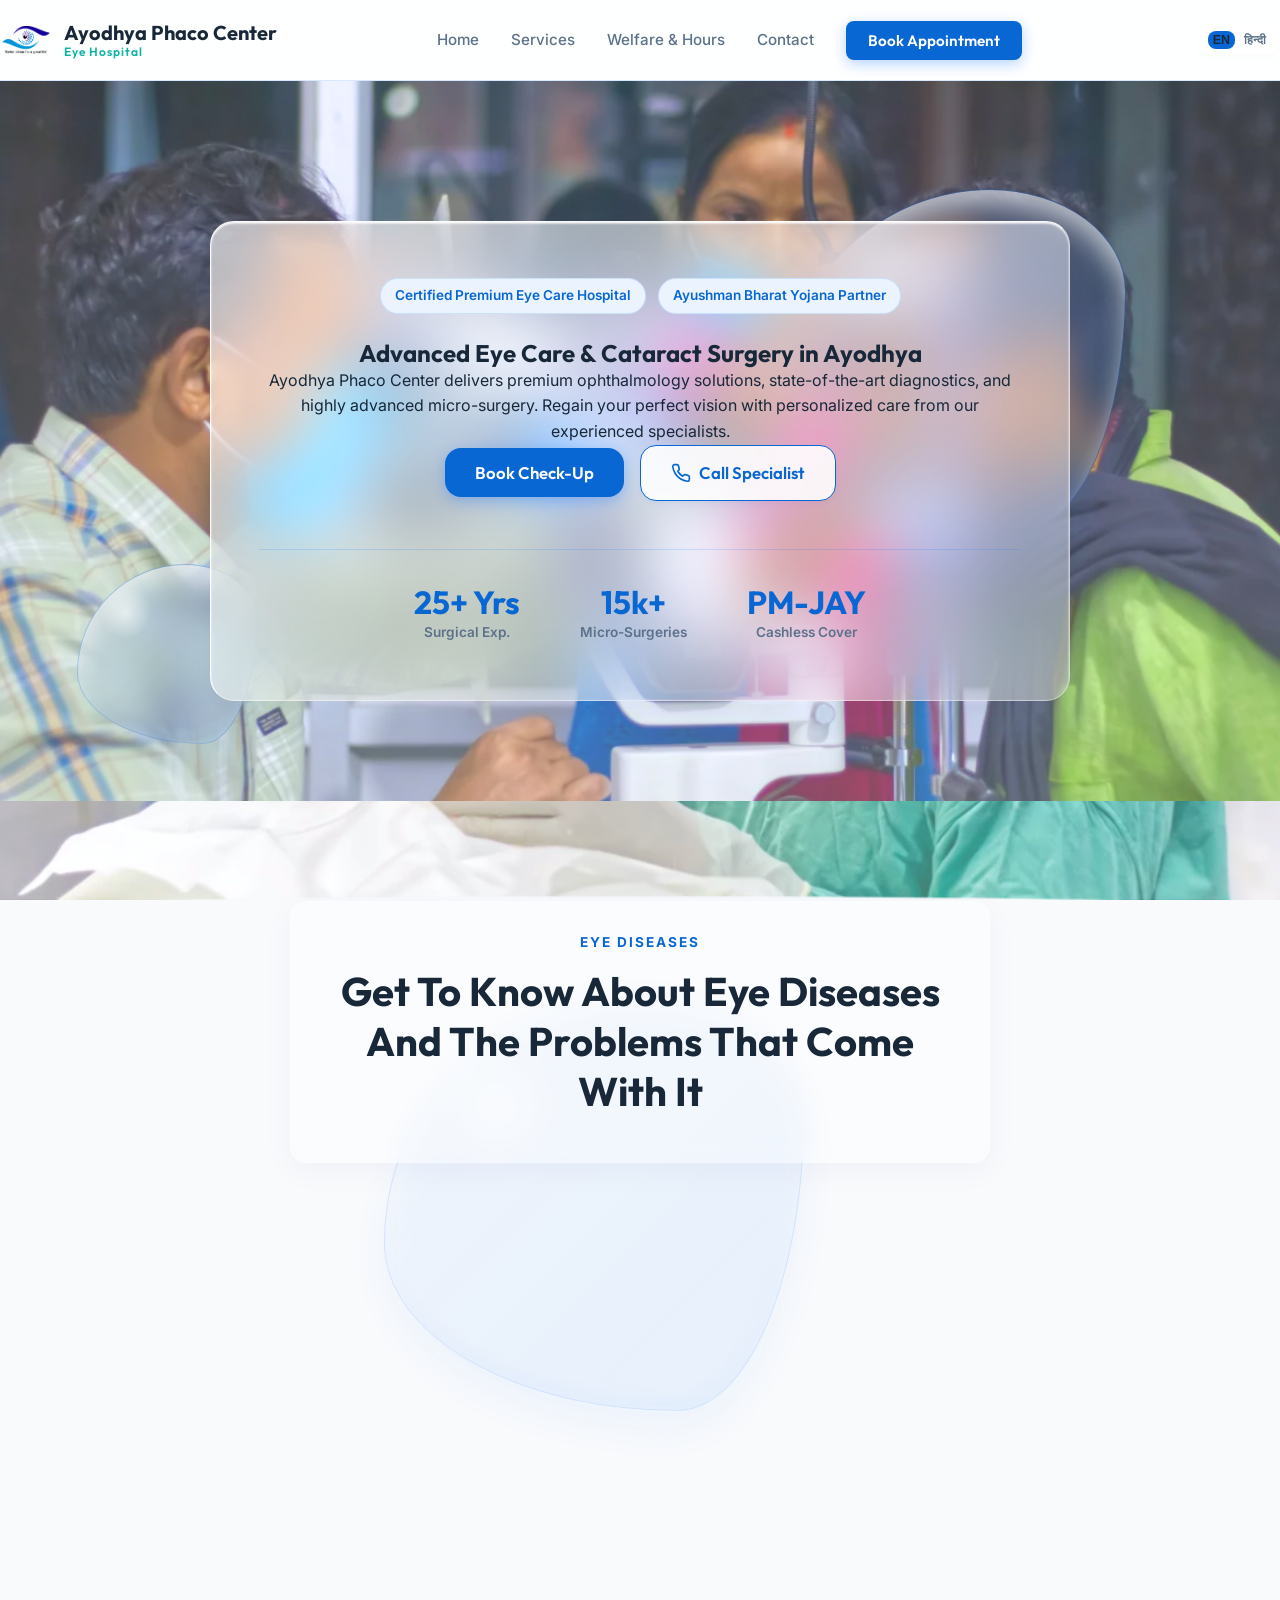
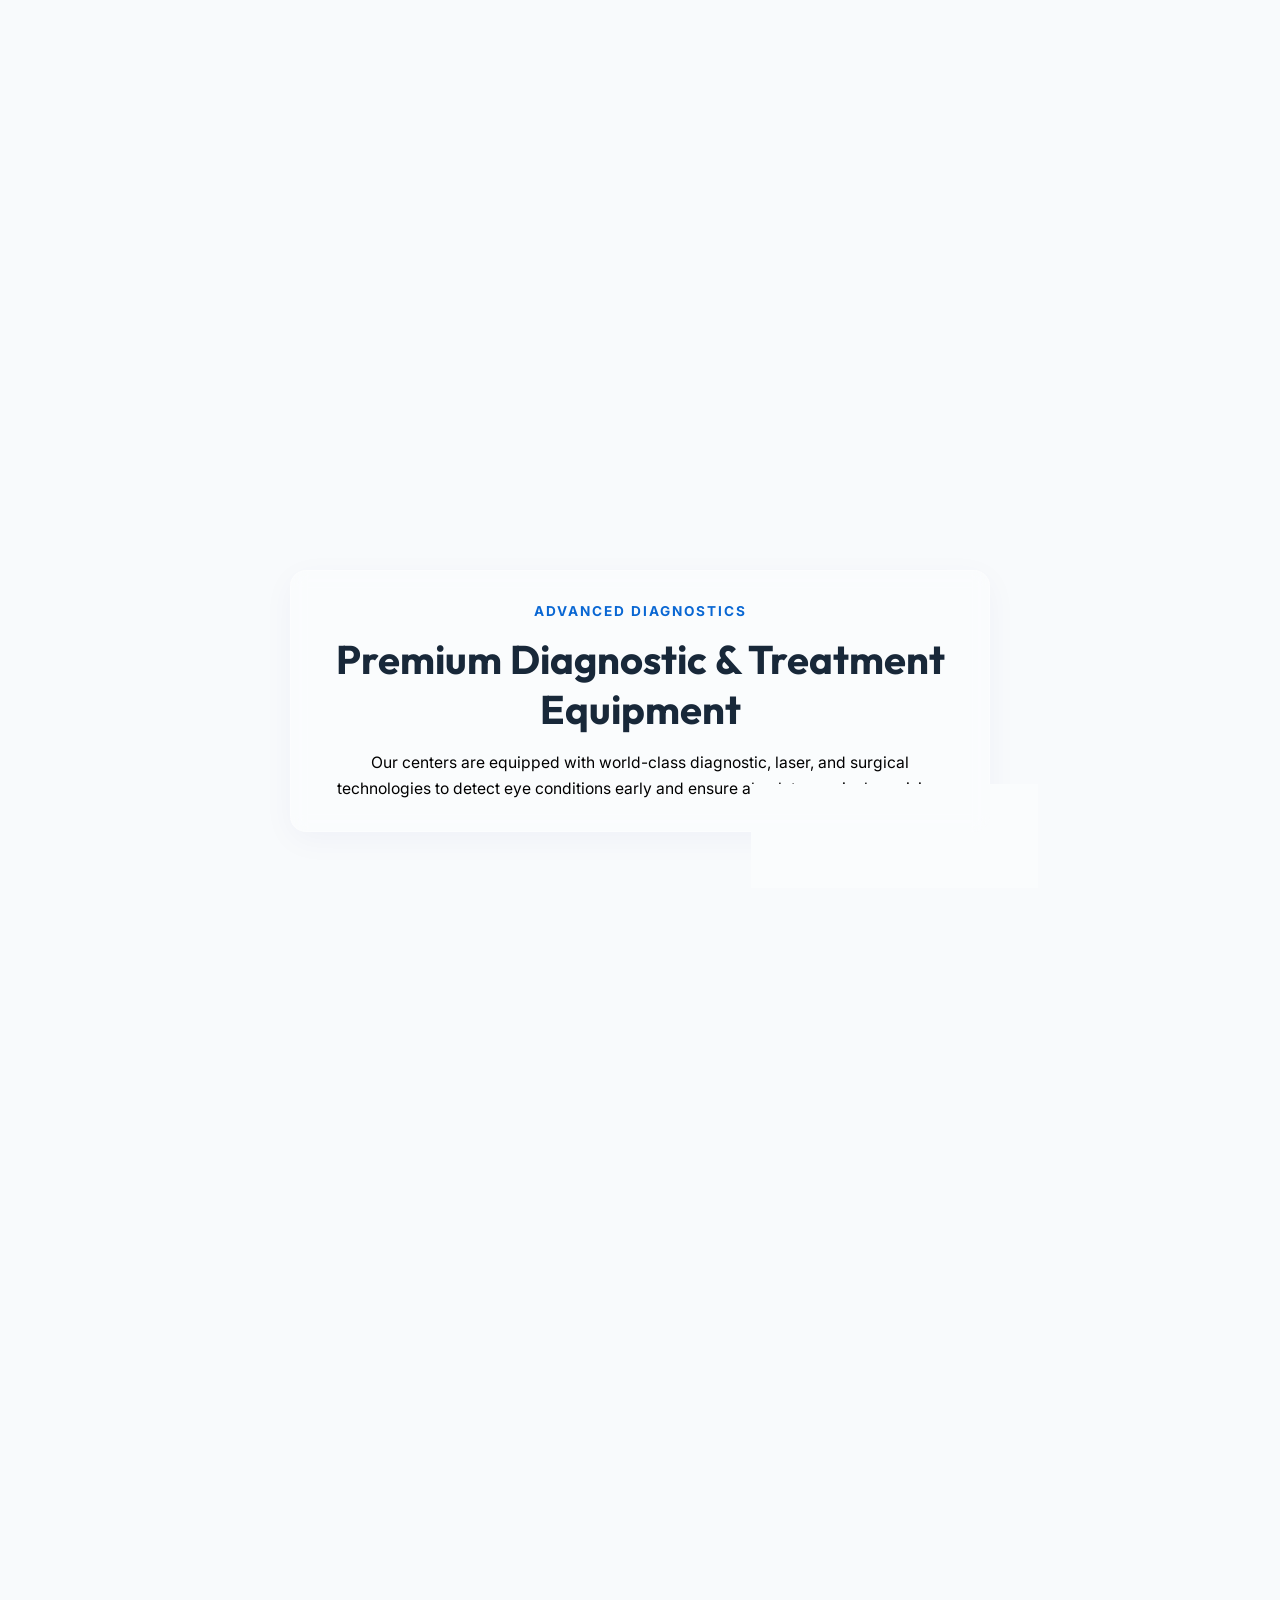
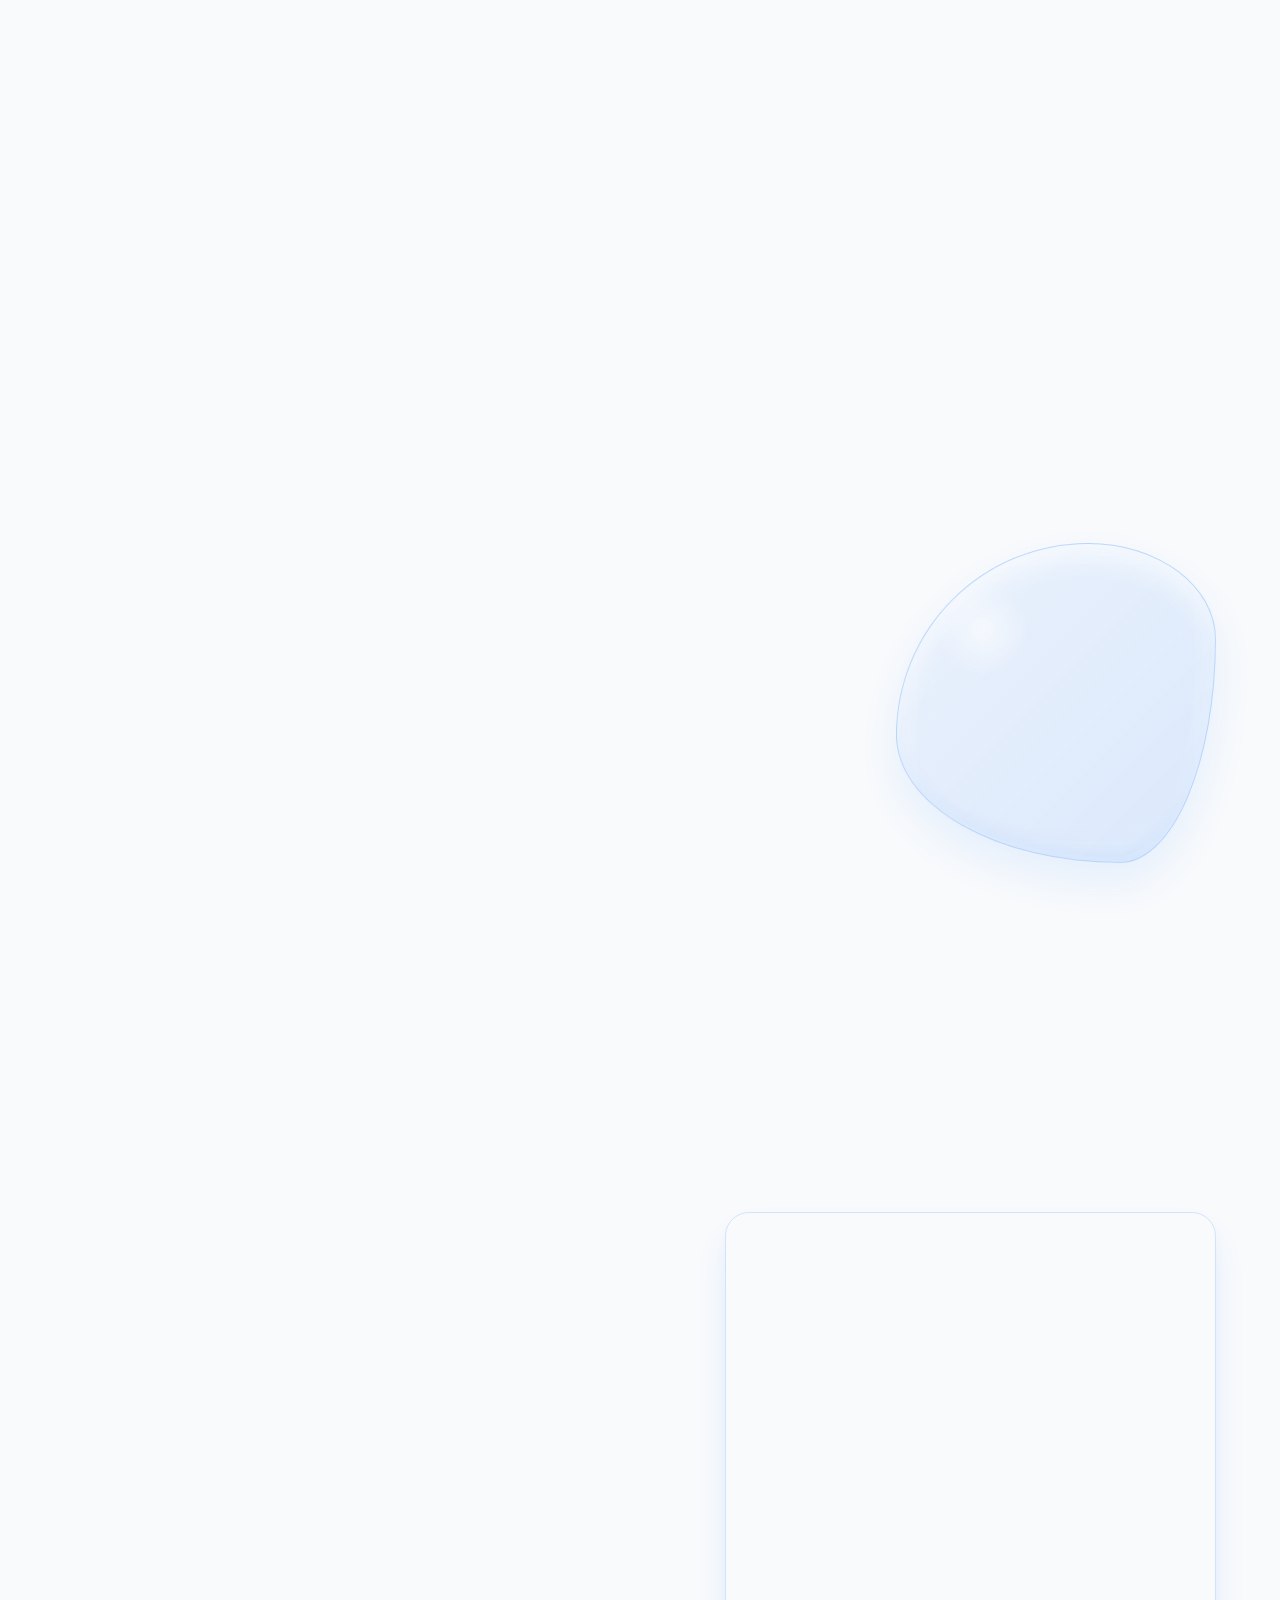
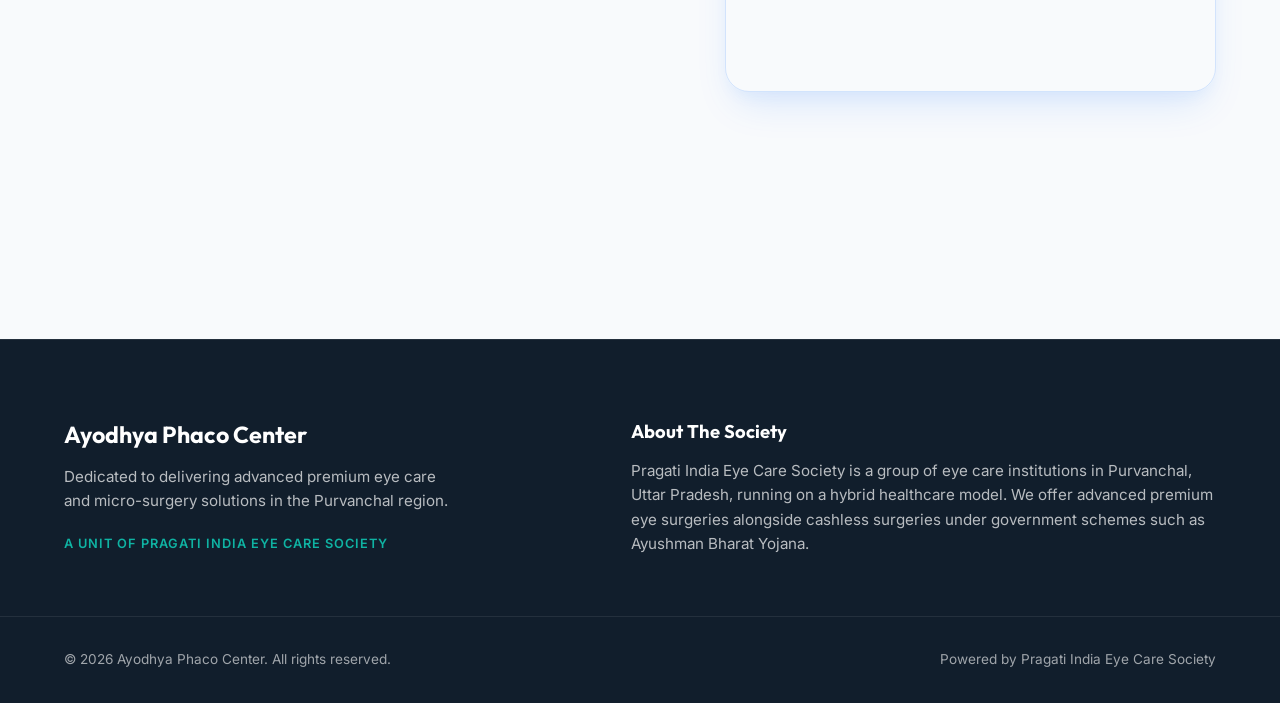
<file: index.html>
<!DOCTYPE html>
<html lang="en">
<head>
    <meta charset="UTF-8">
    <meta name="viewport" content="width=device-width, initial-scale=1.0">
    <link rel="icon" type="image/png" href="favicon.png">
    <!-- Mobile Device Detection & Redirect -->
    <script>
      (function() {
        var ua = navigator.userAgent || navigator.vendor || window.opera;
        if (/Android|webOS|iPhone|iPad|iPod|BlackBerry|IEMobile|Opera Mini|Mobile|mobile|CriOS/i.test(ua)) {
          window.location.replace('mobile.html');
        }
      })();
    </script>
    

    <!-- Chrome, Firefox OS, Opera & Safari Mobile (Adaptive Light/Dark theme) -->
    <meta name="theme-color" content="#ffffff" media="(prefers-color-scheme: light)">
    <meta name="theme-color" content="#0a182e" media="(prefers-color-scheme: dark)">
    <!-- iOS Safari web-app overrides -->
    <meta name="apple-mobile-web-app-capable" content="yes">
    <meta name="apple-mobile-web-app-status-bar-style" content="black-translucent">
    
    <meta name="description" content="Certified Premium Eye Care & Cataract Surgery in Ayodhya. Free surgeries available under Ayushman Bharat Yojana for eligible patients.">
    <title>Ayodhya Phaco Center – Premium Eye Care & Surgery in Ayodhya</title>
    
    <!-- JSON-LD Structured Data for Search Engines & AI Crawlers -->
    <script type="application/ld+json">
    {
      "@context": "https://schema.org",
      "@type": "MedicalBusiness",
      "name": "Ayodhya Phaco Center",
      "alternateName": "Pragati India Eye Care Society",
      "description": "Premium cataract surgeries, advanced eye diagnostics, and laser treatment services under private care and PM-JAY Ayushman Bharat Yojana cover.",
      "url": "http://ayodhyaphacocenter.piecs.org",
      "telephone": "+919415140719",
      "address": {
        "@type": "PostalAddress",
        "streetAddress": "Sabzi Mandi Road Near Asharfi Bhawan",
        "addressLocality": "Ayodhya",
        "addressRegion": "Uttar Pradesh",
        "postalCode": "224123",
        "addressCountry": "IN"
      },
      "openingHoursSpecification": {
        "@type": "OpeningHoursSpecification",
        "dayOfWeek": [
          "Monday",
          "Tuesday",
          "Wednesday",
          "Thursday",
          "Friday",
          "Saturday"
        ],
        "opens": "09:00",
        "closes": "18:00"
      },
      "contactPoint": [
        {
          "@type": "ContactPoint",
          "telephone": "+919415140719",
          "contactType": "Senior Administrator",
          "areaServed": "IN",
          "availableLanguage": ["English", "Hindi"]
        },
        {
          "@type": "ContactPoint",
          "telephone": "+919336466677",
          "contactType": "Primary Inquiry Desk",
          "areaServed": "IN",
          "availableLanguage": ["English", "Hindi"]
        }
      ]
    }
    </script>
    
    <!-- Google Fonts -->
    <link rel="preconnect" href="https://fonts.googleapis.com">
    <link rel="preconnect" href="https://fonts.gstatic.com" crossorigin>
    <link href="https://fonts.googleapis.com/css2?family=Inter:wght@300;400;500;600;700&family=Outfit:wght@400;500;600;700;800&display=swap" rel="stylesheet">
    
    <link rel="preload" href="styles.css?v=20260709" as="style" onload="this.onload=null;this.rel='stylesheet'">
    <noscript><link rel="stylesheet" href="styles.css?v=20260709"></noscript>
</head>
<body>

    <!-- Header Navigation -->
    <header class="main-header">
        <div class="header-container">
            <a href="#" class="logo">
                <div class="logo-icon">
                    <img src="images/logo.png" alt="Ayodhya Phaco Center Logo" width="48" height="48" style="object-fit: contain;">
                </div>
                <div class="logo-text">
                    <span class="brand-title">Ayodhya Phaco Center</span>
                    <span class="brand-tagline" data-translate="brand-tagline">Eye Hospital</span>
                </div>
            </a>
            
            <nav class="nav-links">
                <a href="#hero" data-translate="nav-home">Home</a>
                <a href="#services" data-translate="nav-services">Services</a>
                <a href="#why-us" data-translate="nav-welfare">Welfare & Hours</a>
                <a href="#contact" data-translate="nav-contact">Contact</a>
                <button class="btn btn-primary btn-book-trigger" data-translate="btn-book">Book Appointment</button>
            </nav>

            <div class="lang-switch-wrapper">
                <button class="lang-switch-btn active" id="btnLangEn">EN</button>
                <span class="lang-switch-divider">|</span>
                <button class="lang-switch-btn" id="btnLangHi">हिन्दी</button>
            </div>

            <button class="mobile-nav-toggle" aria-label="Toggle Navigation">
                <span class="bar"></span>
                <span class="bar"></span>
                <span class="bar"></span>
            </button>
        </div>
    </header>

    <!-- Hero Section -->
    <section id="hero" class="hero-section">
        <div class="glass-blob glass-blob-1"></div>
        <div class="glass-blob glass-blob-2"></div>
        <div class="section-container hero-centered">
            <div class="hero-glass-card liquid-glass">
                <div class="hero-badges">
                    <span class="badge" data-translate="hero-badge-1">Certified Premium Eye Care Hospital</span>
                    <span class="badge" data-translate="hero-badge-2">Ayushman Bharat Yojana Partner</span>
                </div>
                <h1 data-translate="hero-title">Advanced Eye Care & Cataract Surgery in Ayodhya</h1>
                <p data-translate="hero-description">Ayodhya Phaco Center delivers premium ophthalmology solutions, state-of-the-art diagnostics, and highly advanced micro-surgery. Regain your perfect vision with personalized care from our experienced specialists.</p>
                
                <div class="hero-actions">
                    <button class="btn btn-primary btn-lg btn-book-trigger" data-translate="btn-book-checkup">Book Check-Up</button>
                    <a href="tel:+919336466677" class="btn btn-secondary btn-lg">
                        <svg viewBox="0 0 24 24" width="20" height="20" fill="none" stroke="currentColor" stroke-width="2" stroke-linecap="round" stroke-linejoin="round">
                            <path d="M22 16.92v3a2 2 0 0 1-2.18 2 19.79 19.79 0 0 1-8.63-3.07 19.5 19.5 0 0 1-6-6 19.79 19.79 0 0 1-3.07-8.67A2 2 0 0 1 4.11 2h3a2 2 0 0 1 2 1.72 12.84 12.84 0 0 0 .7 2.81 2 2 0 0 1-.45 2.11L8.09 9.91a16 16 0 0 0 6 6l1.27-1.27a2 2 0 0 1 2.11-.45 12.84 12.84 0 0 0 2.81.7A2 2 0 0 1 22 16.92z"></path>
                        </svg>
                        <span data-translate="btn-call">Call Specialist</span>
                    </a>
                </div>

                <div class="hero-stats">
                    <div class="stat-item">
                        <h3 data-translate="stat-val-1">25+ Yrs</h3>
                        <p data-translate="stat-lbl-1">Surgical Exp.</p>
                    </div>
                    <div class="stat-item">
                        <h3 data-translate="stat-val-2">15k+</h3>
                        <p data-translate="stat-lbl-2">Micro-Surgeries</p>
                    </div>
                    <div class="stat-item">
                        <h3 data-translate="stat-val-3">PM-JAY</h3>
                        <p data-translate="stat-lbl-3">Cashless Cover</p>
                    </div>
                </div>
            </div>
        </div>
    </section>

    <!-- Services Section -->
    <section id="services" class="services-section">
        <div class="glass-blob glass-blob-3"></div>
        <div class="section-container">
            <div class="section-header">
                <span class="sub-title" data-translate="srv-subtitle">Eye Diseases</span>
                <h2 data-translate="srv-title">Get To Know About Eye Diseases And The Problems That Come With It</h2>
            </div>

            <div class="services-grid">
                <!-- Cataract Card -->
                <div class="service-card liquid-glass">
                    <div class="service-icon">
                        <svg viewBox="0 0 24 24" width="32" height="32" fill="none" stroke="currentColor" stroke-width="2">
                            <circle cx="12" cy="12" r="10"></circle>
                            <circle cx="12" cy="12" r="3" fill="currentColor" fill-opacity="0.3"></circle>
                            <path d="M12 2a15.3 15.3 0 0 1 4 10 15.3 15.3 0 0 1-4 10 15.3 15.3 0 0 1-4-10 15.3 15.3 0 0 1 4-10z"></path>
                        </svg>
                    </div>
                    <h3 data-translate="srv-card-1-title">Cataract</h3>
                    <p data-translate="srv-card-1-desc">A cataract is clouding or opacity of the lens inside the eye. It causes gradual blurring of vision and finally blindness.</p>
                    <button class="btn-text btn-book-trigger"><span data-translate="btn-know-more">KNOW MORE</span> &rarr;</button>
                </div>

                <!-- Glaucoma Card -->
                <div class="service-card liquid-glass">
                    <div class="service-icon">
                        <svg viewBox="0 0 24 24" width="32" height="32" fill="none" stroke="currentColor" stroke-width="2">
                            <path d="M12 22c5.523 0 10-4.477 10-10S17.523 2 12 2 2 6.477 2 12s4.477 10 10 10z"></path>
                            <path d="M12 6v6l4 2"></path>
                        </svg>
                    </div>
                    <h3 data-translate="srv-card-2-title">Glaucoma</h3>
                    <p data-translate="srv-card-2-desc">Glaucoma is a term given to a group of eye conditions in which the optic nerve is damaged leading to loss of visual field.</p>
                    <button class="btn-text btn-book-trigger"><span data-translate="btn-know-more">KNOW MORE</span> &rarr;</button>
                </div>

                <!-- Oculoplasty Card -->
                <div class="service-card liquid-glass">
                    <div class="service-icon">
                        <svg viewBox="0 0 24 24" width="32" height="32" fill="none" stroke="currentColor" stroke-width="2">
                            <path d="M16 21v-2a4 4 0 0 0-4-4H5a4 4 0 0 0-4 4v2"></path>
                            <circle cx="8.5" cy="7" r="4"></circle>
                            <polyline points="17 11 19 13 23 9"></polyline>
                        </svg>
                    </div>
                    <h3 data-translate="srv-card-3-title">Oculoplastic Surgery</h3>
                    <p data-translate="srv-card-3-desc">Oculoplastic surgery, includes a wide variety of surgical procedures that deal with the orbit (eye socket), eyelids, tear ducts, and the face.</p>
                    <button class="btn-text btn-book-trigger"><span data-translate="btn-know-more">KNOW MORE</span> &rarr;</button>
                </div>

                <!-- Squint Card -->
                <div class="service-card liquid-glass">
                    <div class="service-icon">
                        <svg viewBox="0 0 24 24" width="32" height="32" fill="none" stroke="currentColor" stroke-width="2">
                            <circle cx="12" cy="12" r="10"></circle>
                            <path d="M8 12h8"></path>
                            <path d="M12 8v8"></path>
                        </svg>
                    </div>
                    <h3 data-translate="srv-card-4-title">Squint</h3>
                    <p data-translate="srv-card-4-desc">Squint is a condition where the eyes point in different directions. One eye may turn inwards, outwards, upwards or downwards while the other eye may look differently.</p>
                    <button class="btn-text btn-book-trigger"><span data-translate="btn-know-more">KNOW MORE</span> &rarr;</button>
                </div>

                <!-- Diabetic Retinopathy Card -->
                <div class="service-card liquid-glass">
                    <div class="service-icon">
                        <svg viewBox="0 0 24 24" width="32" height="32" fill="none" stroke="currentColor" stroke-width="2">
                            <path d="M12 2v20M17 5H9.5a3.5 3.5 0 0 0 0 7h5a3.5 3.5 0 0 1 0 7H6"></path>
                        </svg>
                    </div>
                    <h3 data-translate="srv-card-5-title">Diabetic Retinopathy</h3>
                    <p data-translate="srv-card-5-desc">Diabetic retinopathy is a complication of diabetes and causes damage to the retina (Microangiopathy).</p>
                    <button class="btn-text btn-book-trigger"><span data-translate="btn-know-more">KNOW MORE</span> &rarr;</button>
                </div>

                <!-- Refractive Error Card -->
                <div class="service-card liquid-glass">
                    <div class="service-icon">
                        <svg viewBox="0 0 24 24" width="32" height="32" fill="none" stroke="currentColor" stroke-width="2">
                            <rect x="2" y="7" width="20" height="10" rx="2" ry="2"></rect>
                            <circle cx="7" cy="12" r="3"></circle>
                            <circle cx="17" cy="12" r="3"></circle>
                            <path d="M10 12h4"></path>
                        </svg>
                    </div>
                    <h3 data-translate="srv-card-6-title">Optical Services</h3>
                    <p data-translate="srv-card-6-desc">Precision computerized vision testing to resolve near-sightedness, far-sightedness, astigmatism, and custom optical prescriptions.</p>
                    <button class="btn-text btn-book-trigger"><span data-translate="btn-know-more">KNOW MORE</span> &rarr;</button>
                </div>
            </div>
        </div>
    </section>

    <!-- Diagnostics & Advanced Technology Section -->
    <section id="diagnostics" class="services-section">
        <div class="section-container">
            <div class="section-header">
                <span class="sub-title" data-translate="tech-subtitle">Advanced Diagnostics</span>
                <h2 data-translate="tech-title">Premium Diagnostic & Treatment Equipment</h2>
                <p data-translate="tech-desc" style="max-width: 650px; margin: 12px auto 0; color: #000000; font-size: 0.98rem; line-height: 1.6;">Our centers are equipped with world-class diagnostic, laser, and surgical technologies to detect eye conditions early and ensure absolute surgical precision.</p>
            </div>

            <div class="services-grid">
                <!-- Fundus Camera Card -->
                <div class="service-card liquid-glass">
                    <div class="service-icon" style="color: var(--primary);">
                        <svg viewBox="0 0 24 24" width="32" height="32" fill="none" stroke="currentColor" stroke-width="2">
                            <path d="M23 19a2 2 0 0 1-2 2H3a2 2 0 0 1-2-2V8a2 2 0 0 1 2-2h4l2-3h6l2 3h4a2 2 0 0 1 2 2z"></path>
                            <circle cx="12" cy="13" r="4"></circle>
                        </svg>
                    </div>
                    <h3 data-translate="tech-fundus-title">Retinal Fundus Camera</h3>
                    <p data-translate="tech-fundus-desc">Painless high-resolution imaging of the retina at the back of the eye. Enables early detection of diabetic retinopathy and glaucoma.</p>
                </div>

                <!-- Auto Perimeter Card -->
                <div class="service-card liquid-glass">
                    <div class="service-icon" style="color: var(--primary);">
                        <svg viewBox="0 0 24 24" width="32" height="32" fill="none" stroke="currentColor" stroke-width="2">
                            <circle cx="12" cy="12" r="10"></circle>
                            <path d="M12 2v2M12 20v2M2 12h2M20 12h2M12 8a4 4 0 1 0 0 8 4 4 0 0 0 0-8z"></path>
                        </svg>
                    </div>
                    <h3 data-translate="tech-perimeter-title">Visual Field Auto Perimeter</h3>
                    <p data-translate="tech-perimeter-desc">Precise computerized visual field testing to map peripheral vision. Critical for early screening of glaucoma and optic nerve damage.</p>
                </div>

                <!-- Green Laser Card -->
                <div class="service-card liquid-glass">
                    <div class="service-icon" style="color: var(--primary);">
                        <svg viewBox="0 0 24 24" width="32" height="32" fill="none" stroke="currentColor" stroke-width="2">
                            <line x1="5" y1="9" x2="19" y2="9"></line>
                            <line x1="5" y1="15" x2="19" y2="15"></line>
                            <line x1="9" y1="5" x2="9" y2="19"></line>
                            <line x1="15" y1="5" x2="15" y2="19"></line>
                        </svg>
                    </div>
                    <h3 data-translate="tech-laser-title">Retinal Green Laser</h3>
                    <p data-translate="tech-laser-desc">Advanced, non-invasive photocoagulation laser treatment. Used to seal retinal tears and treat diabetic eye diseases.</p>
                </div>

                <!-- B-Scan Ultrasound Card -->
                <div class="service-card liquid-glass">
                    <div class="service-icon" style="color: var(--primary);">
                        <svg viewBox="0 0 24 24" width="32" height="32" fill="none" stroke="currentColor" stroke-width="2">
                            <path d="M2 12h20M12 2v20M5 5l14 14M19 5L5 19"></path>
                        </svg>
                    </div>
                    <h3 data-translate="tech-bscan-title">B-Scan Ophthalmic Ultrasound</h3>
                    <p data-translate="tech-bscan-desc">High-frequency sound wave imaging to visualize internal structures of the eye, vital when mature cataracts block direct visibility.</p>
                </div>

                <!-- Zeiss Microscope Card -->
                <div class="service-card liquid-glass">
                    <div class="service-icon" style="color: var(--primary);">
                        <svg viewBox="0 0 24 24" width="32" height="32" fill="none" stroke="currentColor" stroke-width="2">
                            <rect x="2" y="4" width="20" height="16" rx="2" ry="2"></rect>
                            <circle cx="12" cy="12" r="4"></circle>
                        </svg>
                    </div>
                    <h3 data-translate="tech-zeiss-title">Zeiss Surgical Microscope</h3>
                    <p data-translate="tech-zeiss-desc">World-class precision optics offering maximum visual clarity during high-accuracy micro-surgical cataract procedures.</p>
                </div>

                <!-- Non-Contact Tonometer Card -->
                <div class="service-card liquid-glass">
                    <div class="service-icon" style="color: var(--primary);">
                        <svg viewBox="0 0 24 24" width="32" height="32" fill="none" stroke="currentColor" stroke-width="2">
                            <circle cx="12" cy="12" r="10"></circle>
                            <path d="M12 8v8M8 12h8"></path>
                        </svg>
                    </div>
                    <h3 data-translate="tech-tonometer-title">Non-Contact Tonometer</h3>
                    <p data-translate="tech-tonometer-desc">Quick, pain-free air-puff technology to measure intraocular eye pressure for glaucoma screening without touching the eye.</p>
                </div>
            </div>
        </div>
    </section>


    <!-- Why Choose Us & Welfare Schemes Section -->
    <section id="why-us" class="why-us-section">
        <div class="glass-blob glass-blob-4"></div>
        <div class="section-container why-us-grid">
            <div class="why-us-card liquid-glass">
                <span class="sub-title" data-translate="welf-subtitle">Premium Services & Government Welfare</span>
                <h2 data-translate="welf-title">High-Precision Eye Care with Cashless Welfare Cover</h2>
                <p data-translate="welf-desc">We combine high-precision private diagnostic care and premium lens implant options with a commitment to public welfare. Eligible families receive cashless, completely free surgeries under government initiatives.</p>
                
                <div class="features-list">
                    <div class="feature-item">
                        <div class="feature-icon">
                            <svg viewBox="0 0 24 24" width="24" height="24" fill="none" stroke="currentColor" stroke-width="2.5">
                                <polyline points="20 6 9 17 4 12"></polyline>
                            </svg>
                        </div>
                        <div>
                            <h4 data-translate="welf-feat-1-title">Ayushman Bharat Cashless Cover</h4>
                            <p data-translate="welf-feat-1-desc">Comprehensive diagnostics, micro-surgical eye treatments, and follow-up care covered 100% free of cost for eligible PM-JAY cardholders.</p>
                        </div>
                    </div>

                    <div class="feature-item">
                        <div class="feature-icon">
                            <svg viewBox="0 0 24 24" width="24" height="24" fill="none" stroke="currentColor" stroke-width="2.5">
                                <polyline points="20 6 9 17 4 12"></polyline>
                            </svg>
                        </div>
                        <div>
                            <h4 data-translate="welf-feat-2-title">Advanced Premium Surgical Implants</h4>
                            <p data-translate="welf-feat-2-desc">Specialized premium lens implant options (Toric, Multifocal) and computer-assisted diagnostics for patients seeking ultimate post-op visual clarity.</p>
                        </div>
                    </div>

                    <div class="feature-item">
                        <div class="feature-icon">
                            <svg viewBox="0 0 24 24" width="24" height="24" fill="none" stroke="currentColor" stroke-width="2.5">
                                <polyline points="20 6 9 17 4 12"></polyline>
                            </svg>
                        </div>
                        <div>
                            <h4 data-translate="welf-feat-3-title">World Class Healthcare Standards</h4>
                            <p data-translate="welf-feat-3-desc">Sterile ophthalmic surgical theaters, premium diagnostics suite, and fully air-conditioned comfort.</p>
                        </div>
                    </div>
                </div>
            </div>

            <div class="working-hours-card liquid-glass">
                <h3 data-translate="hours-title">Our Working Hours</h3>
                <p class="hours-tagline" data-translate="hours-tagline">Providing uninterrupted emergency & regular consultations</p>
                
                <table class="hours-table">
                    <tr>
                        <td><strong data-translate="day-mon">Monday</strong></td>
                        <td class="text-right" data-translate="time-standard">9:00 AM - 6:00 PM</td>
                    </tr>
                    <tr>
                        <td><strong data-translate="day-tue">Tuesday</strong></td>
                        <td class="text-right" data-translate="time-standard">9:00 AM - 6:00 PM</td>
                    </tr>
                    <tr>
                        <td><strong data-translate="day-wed">Wednesday</strong></td>
                        <td class="text-right" data-translate="time-standard">9:00 AM - 6:00 PM</td>
                    </tr>
                    <tr>
                        <td><strong data-translate="day-thu">Thursday</strong></td>
                        <td class="text-right" data-translate="time-standard">9:00 AM - 6:00 PM</td>
                    </tr>
                    <tr>
                        <td><strong data-translate="day-fri">Friday</strong></td>
                        <td class="text-right" data-translate="time-standard">9:00 AM - 6:00 PM</td>
                    </tr>
                    <tr>
                        <td><strong data-translate="day-sat">Saturday</strong></td>
                        <td class="text-right" data-translate="time-standard">9:00 AM - 6:00 PM</td>
                    </tr>
                    <tr class="closed-row">
                        <td><strong data-translate="day-sun">Sunday</strong></td>
                        <td class="text-right" data-translate="time-sun">Closed (Emergency Only)</td>
                    </tr>
                </table>
                
                <div class="note-box">
                    <p data-translate="hours-note"><strong>Note:</strong> Closed on festive holidays. Please call ahead to confirm holiday schedules.</p>
                </div>
            </div>
        </div>
    </section>

    <!-- Call to Action & Map Section -->
    <section id="contact" class="contact-section">
        <div class="section-container">
            <div class="contact-grid">
                <div class="contact-info-card liquid-glass">
                    <h2 data-translate="contact-title">Reach Our Centers Directly</h2>
                    <p data-translate="contact-desc">If you have questions, need diagnostic reports, or want to make inquiries, feel free to call our hotlines or visit the center directly.</p>
                    
                    <div class="payment-warning-inline" data-translate="contact-warning">
                        <strong>⚠️ Notice / आवश्यक सूचना:</strong> We never ask for online payments. All transactions are handled physically at the hospital premises to authorized staff only. हम कभी भी ऑनलाइन भुगतान नहीं मांगते हैं। सभी लेनदेन केवल अस्पताल परिसर में अधिकृत कर्मचारी को ही नकद/भौतिक रूप से किए जाने चाहिए।
                    </div>
                    
                    <div class="call-options">
                        <a href="tel:+919336466677" class="call-card">
                            <span class="call-number">9336466677</span>
                            <span class="call-label" data-translate="desk-inquiry">Primary Inquiry Desk</span>
                        </a>
                        <a href="tel:+919415140719" class="call-card">
                            <span class="call-number">9415140719</span>
                            <span class="call-label" data-translate="desk-admin">Senior Administrator</span>
                        </a>
                    </div>

                    <div class="address-box">
                        <div class="address-icon">
                            <svg viewBox="0 0 24 24" width="24" height="24" fill="none" stroke="currentColor" stroke-width="2">
                                <path d="M12 2C8.13 2 5 5.13 5 9c0 5.25 7 13 7 13s7-7.75 7-13c0-3.87-3.13-7-7-7z"></path>
                                <circle cx="12" cy="9" r="2"></circle>
                            </svg>
                        </div>
                        <div>
                            <h4 data-translate="addr-title">Location Address</h4>
                            <p data-translate="addr-desc">Sabzi Mandi Road Near Asharfi Bhawan,<br>Ayodhya, Uttar Pradesh - 224123</p>
                            <a href="https://www.google.com/maps/place/Ayodhya+Phaco+Center+Eye+Hospital/@26.8010855,82.1965801,17z/data=!3m1!4b1!4m5!3m4!1s0x399a079147c54653:0xb3d1494999a96d81!8m2!3d26.8010855!4d82.1987688" 
                               target="_blank" rel="noopener noreferrer" class="btn btn-primary" style="margin-top: 16px;">
                               <svg viewBox="0 0 24 24" width="18" height="18" fill="none" stroke="currentColor" stroke-width="2" style="margin-right: 6px;">
                                   <polygon points="3 11 22 2 13 21 11 13 3 11"></polygon>
                               </svg>
                               <span data-translate="btn-directions">Open in Google Maps</span>
                            </a>
                        </div>
                    </div>
                </div>

                <div class="map-wrapper">
                    <!-- Google Map Iframe -->
                    <iframe src="https://www.google.com/maps/embed?pb=!1m18!1m12!1m3!1d3561.2211696825348!2d82.19658011546966!3d26.801085471337707!2m3!1f0!2f0!3f0!3m2!1i1024!2i768!4f13.1!3m3!1m2!1s0x399a079147c54653%3A0xb3d1494999a96d81!2sAyodhya%20Phaco%20Center%20Eye%20Hospital!5e0!3m2!1sen!2sin!4v1634572251562!5m2!1sen!2sin" 
                            width="100%" height="100%" style="border:0;" allowfullscreen="" loading="lazy" aria-label="Ayodhya Phaco Center location map"></iframe>
                </div>
            </div>
        </div>
    </section>

    <!-- Footer -->
    <footer class="main-footer">
        <div class="section-container footer-grid">
            <div class="footer-brand">
                <h3>Ayodhya Phaco Center</h3>
                <p>Dedicated to delivering advanced premium eye care and micro-surgery solutions in the Purvanchal region.</p>
                <span class="sub-unit">A Unit of Pragati India Eye Care Society</span>
            </div>
            
            <div class="footer-desc">
                <h4>About The Society</h4>
                <p>Pragati India Eye Care Society is a group of eye care institutions in Purvanchal, Uttar Pradesh, running on a hybrid healthcare model. We offer advanced premium eye surgeries alongside cashless surgeries under government schemes such as Ayushman Bharat Yojana.</p>
            </div>
        </div>
        <div class="footer-bottom">
            <div class="section-container footer-bottom-flex">
                <p>&copy; 2026 Ayodhya Phaco Center. All rights reserved.</p>
                <p class="credit">Powered by Pragati India Eye Care Society</p>
            </div>
        </div>
    </footer>

    <!-- Interactive Appointment Modal -->
    <div class="booking-modal" id="bookingModal" aria-hidden="true" role="dialog">
        <div class="modal-overlay"></div>
        <div class="modal-content liquid-glass">
            <button class="modal-close" aria-label="Close booking form">&times;</button>
            <div class="modal-header">
                <h3 data-translate="modal-title">Book Eye Examination</h3>
            </div>
            
            <div class="payment-warning-box" data-translate="modal-warning">
                <strong style="margin-bottom: 2px;">⚠️ Manual Booking & No Online Payments</strong>
                <p style="margin-bottom: 4px; font-size: 0.78rem;">Appointments are scheduled manually; this form submits an inquiry. We never ask for online payments—all official fees must be paid in-person at the hospital counter to authorized staff only.</p>
                <p class="hindi-text" style="font-size: 0.75rem; color: #dc3545;"><strong>सुरक्षा सूचना:</strong> बुकिंग मैन्युअल है। ऑनलाइन कोई भुगतान न करें—सभी शुल्क केवल अस्पताल परिसर में सीधे काउंटर पर दें।</p>
            </div>
            
            <form class="booking-form" id="bookingForm">
                <div class="form-group">
                    <label for="patientName" data-translate="lbl-name">Patient Full Name*</label>
                    <input type="text" id="patientName" required placeholder="Enter full name" data-translate-placeholder="plh-name">
                </div>

                <div class="form-row">
                    <div class="form-group">
                        <label for="patientPhone" data-translate="lbl-phone">Phone Number*</label>
                        <input type="tel" id="patientPhone" required placeholder="10-digit mobile number" pattern="[0-9]{10}" data-translate-placeholder="plh-phone">
                    </div>
                    <div class="form-group">
                        <label for="preferredDate" data-translate="lbl-date">Preferred Date*</label>
                        <input type="date" id="preferredDate" required>
                    </div>
                </div>
                <div class="form-group">
                    <label for="eyeService" data-translate="lbl-service">Eye Issue / Select Service (आँख की समस्या/चयन करें)</label>
                    <select id="eyeService">
                        <option value="cataract">Cataract (मोतियाबिंद)</option>
                        <option value="glaucoma">Glaucoma (काला मोतिया)</option>
                        <option value="blurry_vision">Blurry Vision / Specs Checkup (धुंधला दिखना / चश्मा जांच)</option>
                        <option value="eye_pain_redness">Redness, Pain or Infection (लाली, दर्द या संक्रमण)</option>
                        <option value="watering_dryness">Watering or Dry Eyes (आँखों से पानी आना या सूखापन)</option>
                        <option value="squint_double_vision">Squint or Double Vision (भेंगापन या दोहरी दृष्टि)</option>
                        <option value="diabetic_retina">Diabetic Retina Checkup (मधुमेह नेत्र रोग जांच)</option>
                        <option value="eyelid_swelling">Eyelid Swelling or Lid Issues (पलक की सूजन या समस्या)</option>
                        <option value="child_eye_care">Child Eye Care (बच्चों की आँख की जांच)</option>
                        <option value="other_query">General Checkup / Other Query (सामान्य जांच / अन्य प्रश्न)</option>
                    </select>
                </div>
                <div class="form-group">
                    <label for="patientMessage" data-translate="lbl-message">Describe your symptoms (Optional)</label>
                    <textarea id="patientMessage" rows="3" placeholder="Explain any vision problems, blurring, etc." data-translate-placeholder="plh-message"></textarea>
                </div>
                <button type="submit" class="btn btn-primary btn-block" data-translate="btn-confirm-booking">Confirm Appointment Request</button>
            </form>
            <div class="success-message" id="successMessage" style="display: none;">
                <div class="success-icon">
                    <svg viewBox="0 0 24 24" width="48" height="48" fill="none" stroke="currentColor" stroke-width="2">
                        <circle cx="12" cy="12" r="10"></circle>
                        <polyline points="22 4 12 14.01 9 11.01"></polyline>
                    </svg>
                </div>
                <h3 data-translate="success-title">Request Submitted!</h3>
                <p data-translate="success-desc">We've received your appointment request.</p>
                <p style="background: rgba(220,53,69,0.08); border-left: 3px solid #dc3545; padding: 10px 14px; border-radius: 6px; font-size: 0.88rem; color: #c0392b; margin: 12px 0; text-align: left;">
                  <strong>⚠️ Please Note:</strong> Submitting this form does <strong>not</strong> confirm your appointment. Our team will contact you to verify and schedule your visit.<br><br>
                  <span class="hindi-text"><strong>⚠️ कृपया ध्यान दें:</strong> यह फ़ॉर्म भरने से अपॉइंटमेंट की पुष्टि <strong>नहीं</strong> होती। हमारी टीम आपसे संपर्क करके आपकी विजिट तय करेगी।</span>
                </p>
                <button class="btn btn-secondary btn-block modal-close-success" data-translate="btn-close-window">Close Window</button>
            </div>
        </div>
    </div>


    <!-- JavaScript file -->
    <script src="app.js?v=20260708"></script>
</body>
</html>
</file>
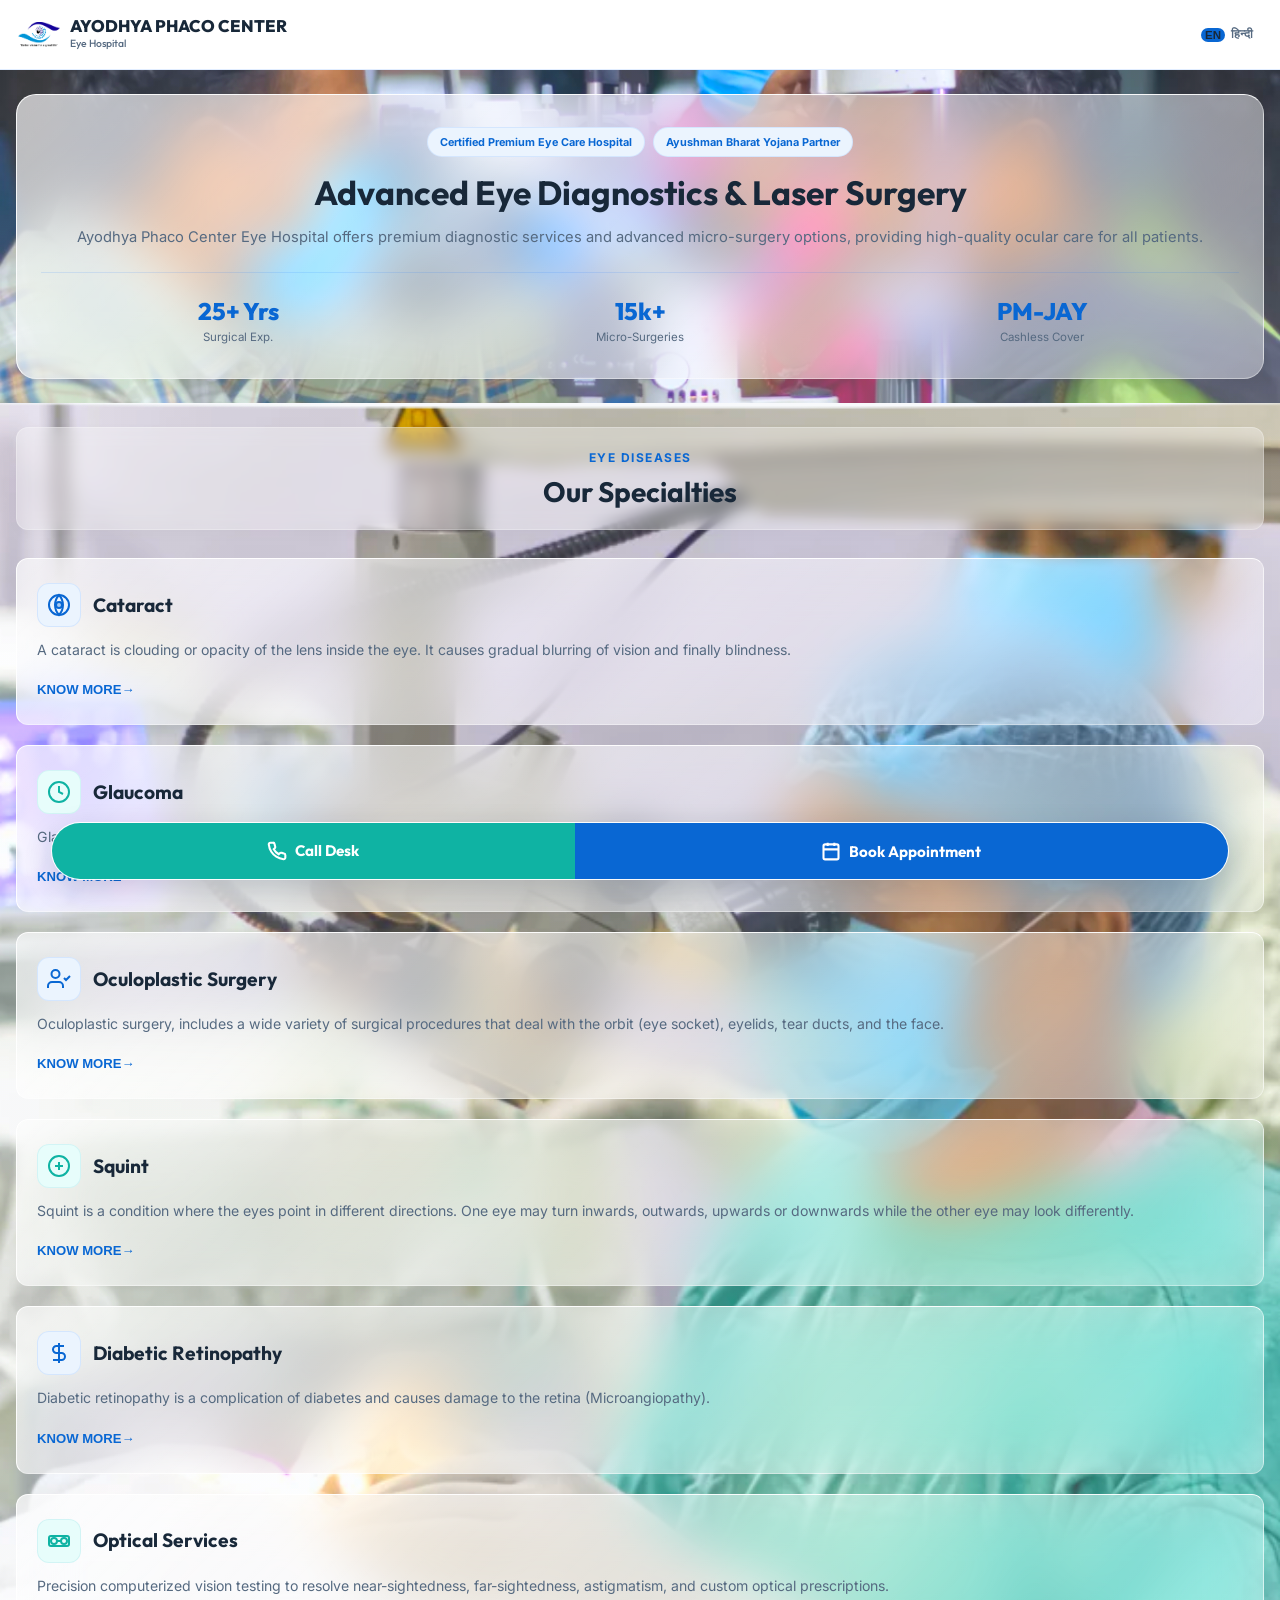
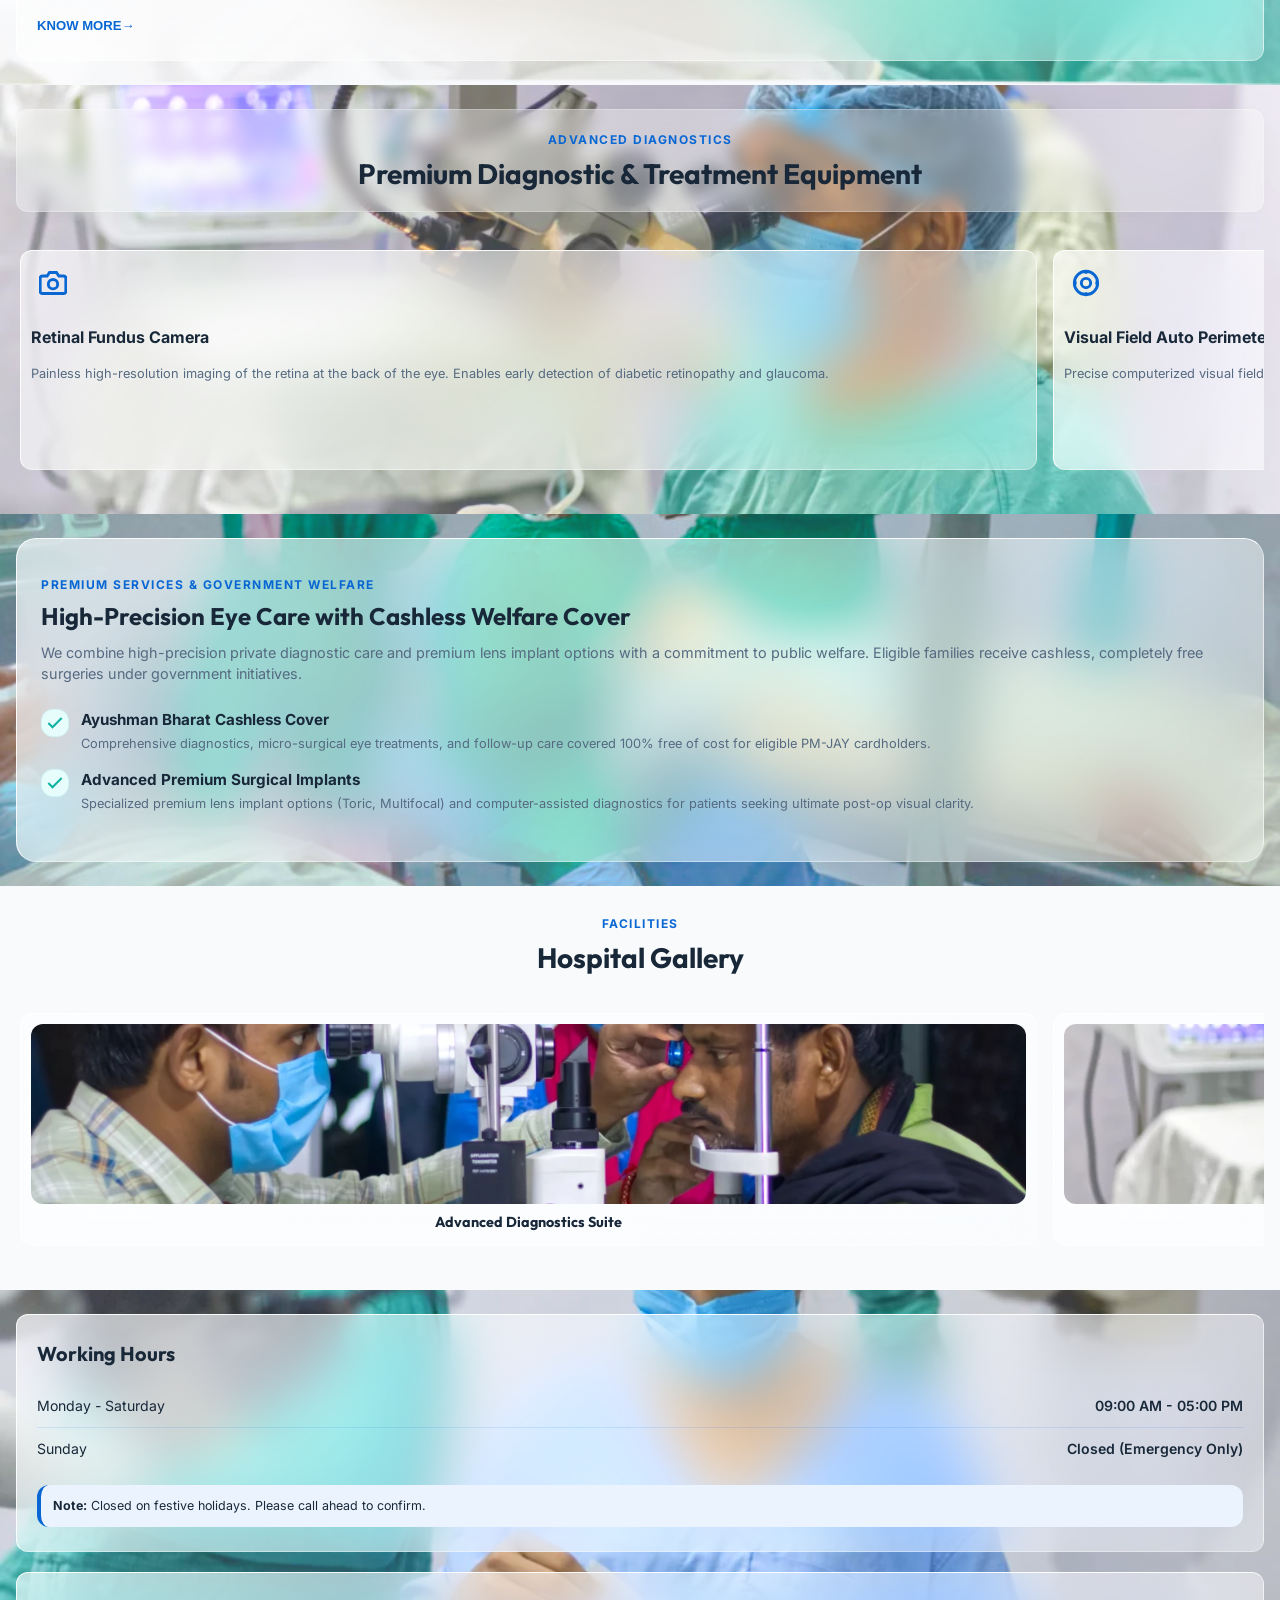
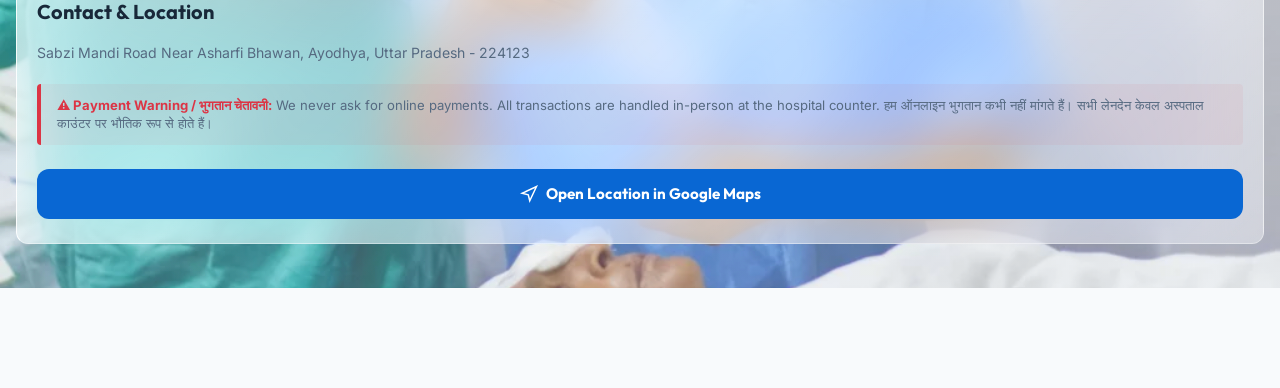
<file: mobile.html>
<!DOCTYPE html>
<html lang="en">
<head>
    <meta charset="UTF-8">
    <meta name="viewport" content="width=device-width, initial-scale=1.0, maximum-scale=1.0, user-scalable=no">
    <link rel="icon" type="image/png" href="favicon.png">

    <!-- Chrome, Firefox OS, Opera & Safari Mobile (Adaptive Light/Dark theme) -->
    <meta name="theme-color" content="#ffffff" media="(prefers-color-scheme: light)">
    <meta name="theme-color" content="#0a182e" media="(prefers-color-scheme: dark)">
    <!-- iOS Safari web-app overrides -->
    <meta name="apple-mobile-web-app-capable" content="yes">
    <meta name="apple-mobile-web-app-status-bar-style" content="black-translucent">
    
    <meta name="description" content="Certified Premium Eye Care & Cataract Surgery in Ayodhya. Free surgeries available under Ayushman Bharat Yojana for eligible patients.">
    <title>Ayodhya Phaco Center – Premium Eye Care & Surgery in Ayodhya</title>
    
    <!-- JSON-LD Structured Data for Search Engines & AI Crawlers -->
    <script type="application/ld+json">
    {
      "@context": "https://schema.org",
      "@type": "MedicalBusiness",
      "name": "Ayodhya Phaco Center",
      "alternateName": "Pragati India Eye Care Society",
      "description": "Premium cataract surgeries, advanced eye diagnostics, and laser treatment services under private care and PM-JAY Ayushman Bharat Yojana cover.",
      "url": "http://ayodhyaphacocenter.piecs.org",
      "telephone": "+919415140719",
      "address": {
        "@type": "PostalAddress",
        "streetAddress": "Sabzi Mandi Road Near Asharfi Bhawan",
        "addressLocality": "Ayodhya",
        "addressRegion": "Uttar Pradesh",
        "postalCode": "224123",
        "addressCountry": "IN"
      },
      "openingHoursSpecification": {
        "@type": "OpeningHoursSpecification",
        "dayOfWeek": [
          "Monday",
          "Tuesday",
          "Wednesday",
          "Thursday",
          "Friday",
          "Saturday"
        ],
        "opens": "09:00",
        "closes": "18:00"
      },
      "contactPoint": [
        {
          "@type": "ContactPoint",
          "telephone": "+919415140719",
          "contactType": "Senior Administrator",
          "areaServed": "IN",
          "availableLanguage": ["English", "Hindi"]
        },
        {
          "@type": "ContactPoint",
          "telephone": "+919336466677",
          "contactType": "Primary Inquiry Desk",
          "areaServed": "IN",
          "availableLanguage": ["English", "Hindi"]
        }
      ]
    }
    </script>
    
    <!-- Preload LCP hero background image (discoverable, high priority) -->
    <link rel="preload" as="image" href="images/bg_hero_apple.webp" fetchpriority="high">

    <!-- Preload mobile.css so it's non-render-blocking -->
    <link rel="preload" href="mobile.css?v=20260709" as="style" onload="this.onload=null;this.rel='stylesheet'">
    <noscript><link rel="stylesheet" href="mobile.css?v=20260709"></noscript>

    <!-- Preload services background image to prevent layout shift when it loads -->
    <link rel="preload" as="image" href="images/gallery_consultation.webp" fetchpriority="low">

    <!-- Google Fonts: async, non-render-blocking, font-display=optional (no swap, no CLS) -->
    <link rel="preconnect" href="https://fonts.googleapis.com">
    <link rel="preconnect" href="https://fonts.gstatic.com" crossorigin>
    <link rel="preload" as="style" href="https://fonts.googleapis.com/css2?family=Inter:wght@400;500;600;700&family=Outfit:wght@600;700;800&display=optional" onload="this.onload=null;this.rel='stylesheet'">
    <noscript><link rel="stylesheet" href="https://fonts.googleapis.com/css2?family=Inter:wght@400;500;600;700&family=Outfit:wght@600;700;800&display=optional"></noscript>

    <!-- Critical inline CSS: above-fold styles so page renders without waiting for mobile.css -->
    <style>
      :root{--font-heading:'Outfit',sans-serif;--font-body:'Inter',sans-serif;--primary:hsl(212,92%,43%);--text-main:hsl(212,40%,16%);--text-muted:hsl(212,20%,42%);--text-light:#fff;--bg-main:hsl(210,36%,98%);--border-color:rgba(13,110,253,0.12);--radius-sm:12px;--radius-md:20px;--radius-lg:28px;--radius-full:9999px}
      *{box-sizing:border-box;margin:0;padding:0;-webkit-tap-highlight-color:transparent}
      /* System font fallback with matching metrics to prevent FOUT layout shift */
      body{font-family:var(--font-body),'ui-sans-serif','system-ui','-apple-system','BlinkMacSystemFont','Segoe UI',sans-serif;background-color:var(--bg-main);color:var(--text-main);line-height:1.5;font-size:16px;overflow-x:hidden;padding-top:70px}
      .mobile-header{position:fixed;top:0;left:0;width:100%;height:70px;background:rgba(255,255,255,0.94);backdrop-filter:blur(12px);-webkit-backdrop-filter:blur(12px);border-bottom:1px solid var(--border-color);display:flex;align-items:center;z-index:900}
      .header-container{width:100%;padding:0 16px;display:flex;align-items:center;justify-content:space-between}
      .logo{display:flex;align-items:center;gap:8px}
      .logo-icon{width:46px;height:46px;border-radius:var(--radius-sm);display:flex;align-items:center;justify-content:center}
      .brand-title{font-family:var(--font-heading),'ui-sans-serif',sans-serif;font-size:1.05rem;font-weight:800;color:var(--text-main);line-height:1.1;white-space:nowrap}
      .mobile-main{display:flex;flex-direction:column;width:100%;z-index:10;position:relative}
      /* min-height prevents CLS when background image or fonts load into services section */
      .mobile-section{padding:24px 16px;position:relative;overflow:hidden;min-height:200px}
      .mobile-section::before{content:'';position:absolute;top:0;left:0;width:100%;height:100%;background-size:cover;background-position:center;background-repeat:no-repeat;z-index:1}
      .mobile-section>*{position:relative;z-index:2}
      .hero-section::before{background-image:linear-gradient(to bottom,rgba(245,248,250,0.15) 0%,rgba(245,248,250,0.3) 100%),url("images/bg_hero_apple.webp");filter:saturate(1.58)}
      /* Inline services background so it's available from first render — eliminates section CLS */
      .services-section::before{background-image:linear-gradient(to bottom,rgba(245,248,250,0.15) 0%,rgba(245,248,250,0.3) 100%),url("images/gallery_consultation.webp");filter:saturate(1.58)}
    </style>

</head>
<body>

    <!-- Floating Background Shapes -->
    <div class="glass-blob glass-blob-1"></div>
    <div class="glass-blob glass-blob-2"></div>

    <!-- Mobile Header -->
    <header class="mobile-header">
        <div class="header-container">
            <div class="logo">
                <div class="logo-icon">
                    <img src="images/logo.png" alt="Ayodhya Phaco Center Logo" width="42" height="42" style="object-fit: contain;">
                </div>
                <div class="logo-text">
                    <span class="brand-title">AYODHYA PHACO CENTER</span>
                    <span class="brand-tagline" data-translate="brand-tagline">Eye Hospital</span>
                </div>
            </div>
            <div class="lang-switch-wrapper">
                <button class="lang-switch-btn active" id="btnLangEn">EN</button>
                <span class="lang-switch-divider">|</span>
                <button class="lang-switch-btn" id="btnLangHi">हिन्दी</button>
            </div>
        </div>
    </header>

    <!-- Mobile Main Scroll Container -->
    <main class="mobile-main">
        
        <!-- Hero Card -->
        <section id="hero" class="mobile-section hero-section">
            <div class="liquid-glass hero-card">
                <div class="badges">
                    <span class="badge" data-translate="hero-badge-1">Government Approved Hospital</span>
                    <span class="badge" data-translate="hero-badge-2">Ayushman Bharat Partner</span>
                </div>
                <h1 data-translate="hero-title">Advanced Eye Diagnostics & <span class="highlight-text">Laser Surgery</span></h1>
                <p data-translate="hero-description">Ayodhya Phaco Center Eye Hospital offers premium diagnostic services and advanced micro-surgery options, providing high-quality ocular care for all patients.</p>
                
                <div class="stats-row">
                    <div class="stat-item">
                        <h3 data-translate="stat-val-1">25+ Yrs</h3>
                        <p data-translate="stat-lbl-1">Surgical Exp.</p>
                    </div>
                    <div class="stat-item">
                        <h3 data-translate="stat-val-2">15k+</h3>
                        <p data-translate="stat-lbl-2">Micro-Surgeries</p>
                    </div>
                    <div class="stat-item">
                        <h3 data-translate="stat-val-3">100% Free</h3>
                        <p data-translate="stat-lbl-3">NPCB / Ayushman</p>
                    </div>
                </div>
            </div>
        </section>

        <!-- Services / Eye Diseases -->
        <section id="services" class="mobile-section services-section">
            <div class="section-title">
                <span class="sub-title" data-translate="srv-subtitle">Eye Diseases</span>
                <h2 data-translate="srv-title-mobile">Our Specialties</h2>
            </div>
            
            <div class="services-list">
                <!-- Cataract -->
                <div class="service-card liquid-glass">
                    <div class="service-header">
                        <div class="service-icon icon-blue">
                            <svg viewBox="0 0 24 24" width="24" height="24" fill="none" stroke="currentColor" stroke-width="2">
                                <circle cx="12" cy="12" r="10"></circle>
                                <circle cx="12" cy="12" r="3" fill="currentColor" fill-opacity="0.3"></circle>
                                <path d="M12 2a15.3 15.3 0 0 1 4 10 15.3 15.3 0 0 1-4 10 15.3 15.3 0 0 1-4-10 15.3 15.3 0 0 1 4-10z"></path>
                            </svg>
                        </div>
                        <h3 data-translate="srv-card-1-title">Cataract</h3>
                    </div>
                    <p data-translate="srv-card-1-desc">A cataract is clouding or opacity of the lens inside the eye. It causes gradual blurring of vision and finally blindness.</p>
                    <button class="btn-text btn-book-trigger"><span data-translate="btn-know-more">KNOW MORE</span> &rarr;</button>
                </div>

                <!-- Glaucoma -->
                <div class="service-card liquid-glass">
                    <div class="service-header">
                        <div class="service-icon icon-teal">
                            <svg viewBox="0 0 24 24" width="24" height="24" fill="none" stroke="currentColor" stroke-width="2">
                                <path d="M12 22c5.523 0 10-4.477 10-10S17.523 2 12 2 2 6.477 2 12s4.477 10 10 10z"></path>
                                <path d="M12 6v6l4 2"></path>
                            </svg>
                        </div>
                        <h3 data-translate="srv-card-2-title">Glaucoma</h3>
                    </div>
                    <p data-translate="srv-card-2-desc">Glaucoma is a term given to a group of eye conditions in which the optic nerve is damaged leading to loss of visual field.</p>
                    <button class="btn-text btn-book-trigger"><span data-translate="btn-know-more">KNOW MORE</span> &rarr;</button>
                </div>

                <!-- Oculoplasty -->
                <div class="service-card liquid-glass">
                    <div class="service-header">
                        <div class="service-icon icon-blue">
                            <svg viewBox="0 0 24 24" width="24" height="24" fill="none" stroke="currentColor" stroke-width="2">
                                <path d="M16 21v-2a4 4 0 0 0-4-4H5a4 4 0 0 0-4 4v2"></path>
                                <circle cx="8.5" cy="7" r="4"></circle>
                                <polyline points="17 11 19 13 23 9"></polyline>
                            </svg>
                        </div>
                        <h3 data-translate="srv-card-3-title">Oculoplastic Surgery</h3>
                    </div>
                    <p data-translate="srv-card-3-desc">Oculoplastic surgery, includes a wide variety of surgical procedures that deal with the orbit (eye socket), eyelids, tear ducts, and the face.</p>
                    <button class="btn-text btn-book-trigger"><span data-translate="btn-know-more">KNOW MORE</span> &rarr;</button>
                </div>

                <!-- Squint -->
                <div class="service-card liquid-glass">
                    <div class="service-header">
                        <div class="service-icon icon-teal">
                            <svg viewBox="0 0 24 24" width="24" height="24" fill="none" stroke="currentColor" stroke-width="2">
                                <circle cx="12" cy="12" r="10"></circle>
                                <path d="M8 12h8"></path>
                                <path d="M12 8v8"></path>
                            </svg>
                        </div>
                        <h3 data-translate="srv-card-4-title">Squint</h3>
                    </div>
                    <p data-translate="srv-card-4-desc">Squint is a condition where the eyes point in different directions. One eye may turn inwards, outwards, upwards or downwards while the other eye may look differently.</p>
                    <button class="btn-text btn-book-trigger"><span data-translate="btn-know-more">KNOW MORE</span> &rarr;</button>
                </div>

                <!-- Diabetic Retinopathy -->
                <div class="service-card liquid-glass">
                    <div class="service-header">
                        <div class="service-icon icon-blue">
                            <svg viewBox="0 0 24 24" width="24" height="24" fill="none" stroke="currentColor" stroke-width="2">
                                <path d="M12 2v20M17 5H9.5a3.5 3.5 0 0 0 0 7h5a3.5 3.5 0 0 1 0 7H6"></path>
                            </svg>
                        </div>
                        <h3 data-translate="srv-card-5-title">Diabetic Retinopathy</h3>
                    </div>
                    <p data-translate="srv-card-5-desc">Diabetic retinopathy is a complication of diabetes and causes damage to the retina (Microangiopathy).</p>
                    <button class="btn-text btn-book-trigger"><span data-translate="btn-know-more">KNOW MORE</span> &rarr;</button>
                </div>

                <!-- Optical Services -->
                <div class="service-card liquid-glass">
                    <div class="service-header">
                        <div class="service-icon icon-teal">
                            <svg viewBox="0 0 24 24" width="24" height="24" fill="none" stroke="currentColor" stroke-width="2">
                                <rect x="2" y="7" width="20" height="10" rx="2" ry="2"></rect>
                                <circle cx="7" cy="12" r="3"></circle>
                                <circle cx="17" cy="12" r="3"></circle>
                                <path d="M10 12h4"></path>
                            </svg>
                        </div>
                        <h3 data-translate="srv-card-6-title">Optical Services</h3>
                    </div>
                    <p data-translate="srv-card-6-desc">Precision computerized vision testing to resolve near-sightedness, far-sightedness, astigmatism, and custom optical prescriptions.</p>
                    <button class="btn-text btn-book-trigger"><span data-translate="btn-know-more">KNOW MORE</span> &rarr;</button>
                </div>
            </div>
        </section>

        <!-- Diagnostics & Advanced Technology -->
        <section id="diagnostics" class="mobile-section services-section">
            <div class="section-title">
                <span class="sub-title" data-translate="tech-subtitle">Advanced Diagnostics</span>
                <h2 data-translate="tech-title">Premium Diagnostic & Treatment Equipment</h2>
            </div>
            
            <div class="horizontal-scroll-gallery">
                <!-- Fundus Camera Card -->
                <div class="gallery-item liquid-glass" style="padding: 20px; width: 280px; flex-shrink: 0; display: flex; flex-direction: column; align-items: flex-start; justify-content: flex-start; min-height: 220px; height: auto;">
                    <div class="service-icon" style="color: var(--primary); margin-bottom: 12px;">
                        <svg viewBox="0 0 24 24" width="28" height="28" fill="none" stroke="currentColor" stroke-width="2.5">
                            <path d="M23 19a2 2 0 0 1-2 2H3a2 2 0 0 1-2-2V8a2 2 0 0 1 2-2h4l2-3h6l2 3h4a2 2 0 0 1 2 2z"></path>
                            <circle cx="12" cy="13" r="4"></circle>
                        </svg>
                    </div>
                    <h3 data-translate="tech-fundus-title" style="font-size: 1rem; margin-bottom: 8px; font-weight: 700; color: var(--text-main);">Retinal Fundus Camera</h3>
                    <p data-translate="tech-fundus-desc" style="font-size: 0.8rem; line-height: 1.4; color: var(--text-muted); margin: 0;">Painless high-resolution imaging of the retina at the back of the eye. Enables early detection of diabetic retinopathy and glaucoma.</p>
                </div>

                <!-- Auto Perimeter Card -->
                <div class="gallery-item liquid-glass" style="padding: 20px; width: 280px; flex-shrink: 0; display: flex; flex-direction: column; align-items: flex-start; justify-content: flex-start; min-height: 220px; height: auto;">
                    <div class="service-icon" style="color: var(--primary); margin-bottom: 12px;">
                        <svg viewBox="0 0 24 24" width="28" height="28" fill="none" stroke="currentColor" stroke-width="2.5">
                            <circle cx="12" cy="12" r="10"></circle>
                            <path d="M12 2v2M12 20v2M2 12h2M20 12h2M12 8a4 4 0 1 0 0 8 4 4 0 0 0 0-8z"></path>
                        </svg>
                    </div>
                    <h3 data-translate="tech-perimeter-title" style="font-size: 1rem; margin-bottom: 8px; font-weight: 700; color: var(--text-main);">Visual Field Auto Perimeter</h3>
                    <p data-translate="tech-perimeter-desc" style="font-size: 0.8rem; line-height: 1.4; color: var(--text-muted); margin: 0;">Precise computerized visual field testing to map peripheral vision. Critical for early screening of glaucoma and optic nerve damage.</p>
                </div>

                <!-- Green Laser Card -->
                <div class="gallery-item liquid-glass" style="padding: 20px; width: 280px; flex-shrink: 0; display: flex; flex-direction: column; align-items: flex-start; justify-content: flex-start; min-height: 220px; height: auto;">
                    <div class="service-icon" style="color: var(--primary); margin-bottom: 12px;">
                        <svg viewBox="0 0 24 24" width="28" height="28" fill="none" stroke="currentColor" stroke-width="2.5">
                            <line x1="5" y1="9" x2="19" y2="9"></line>
                            <line x1="5" y1="15" x2="19" y2="15"></line>
                            <line x1="9" y1="5" x2="9" y2="19"></line>
                            <line x1="15" y1="5" x2="15" y2="19"></line>
                        </svg>
                    </div>
                    <h3 data-translate="tech-laser-title" style="font-size: 1rem; margin-bottom: 8px; font-weight: 700; color: var(--text-main);">Retinal Green Laser</h3>
                    <p data-translate="tech-laser-desc" style="font-size: 0.8rem; line-height: 1.4; color: var(--text-muted); margin: 0;">Advanced, non-invasive photocoagulation laser treatment. Used to seal retinal tears and treat diabetic eye diseases.</p>
                </div>

                <!-- B-Scan Ultrasound Card -->
                <div class="gallery-item liquid-glass" style="padding: 20px; width: 280px; flex-shrink: 0; display: flex; flex-direction: column; align-items: flex-start; justify-content: flex-start; min-height: 220px; height: auto;">
                    <div class="service-icon" style="color: var(--primary); margin-bottom: 12px;">
                        <svg viewBox="0 0 24 24" width="28" height="28" fill="none" stroke="currentColor" stroke-width="2.5">
                            <path d="M2 12h20M12 2v20M5 5l14 14M19 5L5 19"></path>
                        </svg>
                    </div>
                    <h3 data-translate="tech-bscan-title" style="font-size: 1rem; margin-bottom: 8px; font-weight: 700; color: var(--text-main);">B-Scan Ophthalmic Ultrasound</h3>
                    <p data-translate="tech-bscan-desc" style="font-size: 0.8rem; line-height: 1.4; color: var(--text-muted); margin: 0;">High-frequency sound wave imaging to visualize internal structures of the eye, vital when mature cataracts block direct visibility.</p>
                </div>

                <!-- Zeiss Microscope Card -->
                <div class="gallery-item liquid-glass" style="padding: 20px; width: 280px; flex-shrink: 0; display: flex; flex-direction: column; align-items: flex-start; justify-content: flex-start; min-height: 220px; height: auto;">
                    <div class="service-icon" style="color: var(--primary); margin-bottom: 12px;">
                        <svg viewBox="0 0 24 24" width="28" height="28" fill="none" stroke="currentColor" stroke-width="2.5">
                            <rect x="2" y="4" width="20" height="16" rx="2" ry="2"></rect>
                            <circle cx="12" cy="12" r="4"></circle>
                        </svg>
                    </div>
                    <h3 data-translate="tech-zeiss-title" style="font-size: 1rem; margin-bottom: 8px; font-weight: 700; color: var(--text-main);">Zeiss Surgical Microscope</h3>
                    <p data-translate="tech-zeiss-desc" style="font-size: 0.8rem; line-height: 1.4; color: var(--text-muted); margin: 0;">World-class precision optics offering maximum visual clarity during high-accuracy micro-surgical cataract procedures.</p>
                </div>

                <!-- Non-Contact Tonometer Card -->
                <div class="gallery-item liquid-glass" style="padding: 20px; width: 280px; flex-shrink: 0; display: flex; flex-direction: column; align-items: flex-start; justify-content: flex-start; min-height: 220px; height: auto;">
                    <div class="service-icon" style="color: var(--primary); margin-bottom: 12px;">
                        <svg viewBox="0 0 24 24" width="28" height="28" fill="none" stroke="currentColor" stroke-width="2.5">
                            <circle cx="12" cy="12" r="10"></circle>
                            <path d="M12 8v8M8 12h8"></path>
                        </svg>
                    </div>
                    <h3 data-translate="tech-tonometer-title" style="font-size: 1rem; margin-bottom: 8px; font-weight: 700; color: var(--text-main);">Non-Contact Tonometer</h3>
                    <p data-translate="tech-tonometer-desc" style="font-size: 0.8rem; line-height: 1.4; color: var(--text-muted); margin: 0;">Quick, pain-free air-puff technology to measure intraocular eye pressure for glaucoma screening without touching the eye.</p>
                </div>
            </div>
        </section>

        <!-- Welfare Schemes -->
        <section id="welfare" class="mobile-section welfare-section">
            <div class="liquid-glass welfare-card">
                <span class="sub-title" data-translate="welf-subtitle">Welfare & Excellence</span>
                <h2 data-translate="welf-title-mobile">Free Treatment Under Govt. Schemes</h2>
                <p data-translate="welf-desc-mobile">We deliver specialized diagnostic screenings and stitchless cataract surgeries completely free of cost to eligible patients under:</p>
                
                <div class="welfare-item">
                    <div class="welfare-icon">
                        <svg viewBox="0 0 24 24" width="20" height="20" fill="none" stroke="currentColor" stroke-width="2.5">
                            <polyline points="20 6 9 17 4 12"></polyline>
                        </svg>
                    </div>
                    <div>
                        <h4 data-translate="welf-feat-1-title">Ayushman Bharat (PM-JAY)</h4>
                        <p data-translate="welf-feat-1-desc-mobile">Cashless diagnostics, surgical treatment, and post-op care.</p>
                    </div>
                </div>

                <div class="welfare-item">
                    <div class="welfare-icon">
                        <svg viewBox="0 0 24 24" width="20" height="20" fill="none" stroke="currentColor" stroke-width="2.5">
                            <polyline points="20 6 9 17 4 12"></polyline>
                        </svg>
                    </div>
                    <div>
                        <h4 data-translate="welf-feat-2-title-mobile">Blindness Control Programme (NPCB)</h4>
                        <p data-translate="welf-feat-2-desc-mobile">Direct government sponsored free screening and cataract surgeries.</p>
                    </div>
                </div>
            </div>
        </section>

        <!-- Hospital Gallery (Right Scroll Showcase) -->
        <section id="gallery" class="mobile-section gallery-section">
            <div class="section-title">
                <span class="sub-title" data-translate="gal-subtitle">Facilities</span>
                <h2 data-translate="gal-title">Hospital Gallery</h2>
            </div>
            
            <div class="horizontal-scroll-gallery">
                <div class="gallery-item liquid-glass">
                    <img src="images/bg_hero_apple.webp" alt="Diagnostics Suite">
                    <span class="gallery-caption" data-translate="gal-cap-1">Advanced Diagnostics Suite</span>
                </div>
                <div class="gallery-item liquid-glass">
                    <img src="images/gallery_consultation.webp" alt="Consultation Rooms">
                    <span class="gallery-caption" data-translate="gal-cap-2">Ophthalmology Consultation Room</span>
                </div>
                <div class="gallery-item liquid-glass">
                    <img src="images/clinic_hero.jpg" alt="Surgeon Performing Surgery">
                    <span class="gallery-caption" data-translate="gal-cap-3">Advanced Micro-Surgery Unit</span>
                </div>
                <div class="gallery-item liquid-glass">
                    <img src="images/gallery_surgery.webp" alt="Sterile Operating Theater">
                    <span class="gallery-caption" data-translate="gal-cap-4">Sterile Operating Theater</span>
                </div>
            </div>
        </section>

        <!-- Hours & Contact Info -->
        <section id="info" class="mobile-section info-section">
            <div class="liquid-glass hours-card">
                <h3 data-translate="hours-title">Working Hours</h3>
                <table class="hours-table">
                    <tr><td data-translate="day-mon-sat">Monday - Saturday</td><td class="text-right" data-translate="time-standard-mobile">09:00 AM - 05:00 PM</td></tr>
                    <tr class="closed-row"><td data-translate="day-sun">Sunday</td><td class="text-right" data-translate="time-sun">Closed (Emergency Only)</td></tr>
                </table>
                <div class="note-box">
                    <p data-translate="hours-note-mobile"><strong>Note:</strong> Closed on festive holidays. Please call ahead to confirm.</p>
                </div>
            </div>

            <div class="liquid-glass contact-card">
                <h3 data-translate="contact-title-mobile">Contact & Location</h3>
                <p class="address" data-translate="contact-addr-mobile">Sabzi Mandi Road Near Asharfi Bhawan, Ayodhya, Uttar Pradesh - 224123</p>
                
                <div class="payment-warning-inline" data-translate="contact-warning">
                    <strong>⚠️ Payment Warning / भुगतान चेतावनी:</strong> We never ask for online payments. All transactions are handled in-person at the hospital counter. हम ऑनलाइन भुगतान कभी नहीं मांगते हैं। सभी लेनदेन केवल अस्पताल काउंटर पर भौतिक रूप से होते हैं।
                </div>
                <a href="https://www.google.com/maps/place/Ayodhya+Phaco+Center+Eye+Hospital/@26.8010855,82.1965801,17z/data=!3m1!4b1!4m5!3m4!1s0x399a079147c54653:0xb3d1494999a96d81!8m2!3d26.8010855!4d82.1987688" 
                   target="_blank" rel="noopener noreferrer" class="btn btn-primary map-btn">
                   <svg viewBox="0 0 24 24" width="18" height="18" fill="none" stroke="currentColor" stroke-width="2">
                       <polygon points="3 11 22 2 13 21 11 13 3 11"></polygon>
                   </svg>
                   <span data-translate="btn-directions">Open Location in Google Maps</span>
                </a>
            </div>
        </section>
        
        <!-- Space for sticky bottom bar -->
        <div class="mobile-footer-spacing"></div>
    </main>

    <!-- Sticky Mobile Action Bar -->
    <div class="mobile-action-bar">
        <a href="tel:+919336466677" class="action-btn call-action">
            <svg viewBox="0 0 24 24" width="20" height="20" fill="none" stroke="currentColor" stroke-width="2.5">
                <path d="M22 16.92v3a2 2 0 0 1-2.18 2 19.79 19.79 0 0 1-8.63-3.07 19.5 19.5 0 0 1-6-6 19.79 19.79 0 0 1-3.07-8.67A2 2 0 0 1 4.11 2h3a2 2 0 0 1 2 1.72 12.84 12.84 0 0 0 .7 2.81 2 2 0 0 1-.45 2.11L8.09 9.91a16 16 0 0 0 6 6l1.27-1.27a2 2 0 0 1 2.11-.45 12.84 12.84 0 0 0 2.81.7A2 2 0 0 1 22 16.92z"></path>
            </svg>
            <span data-translate="action-call">Call Desk</span>
        </a>
        <button class="action-btn book-action btn-book-trigger">
            <svg viewBox="0 0 24 24" width="20" height="20" fill="none" stroke="currentColor" stroke-width="2.5">
                <rect x="3" y="4" width="18" height="18" rx="2" ry="2"></rect>
                <line x1="16" y1="2" x2="16" y2="6"></line>
                <line x1="8" y1="2" x2="8" y2="6"></line>
                <line x1="3" y1="10" x2="21" y2="10"></line>
            </svg>
            <span data-translate="action-book">Book Appointment</span>
        </button>
    </div>

    <!-- Booking Modal (Full screen on mobile) -->
    <div class="booking-modal" id="bookingModal" aria-hidden="true" role="dialog">
        <div class="modal-overlay"></div>
        <div class="modal-content liquid-glass">
            <button class="modal-close" aria-label="Close booking form">&times;</button>
            <div class="modal-header">
                <h3 data-translate="modal-title-mobile">Book Examination</h3>
            </div>
            
            <div class="payment-warning-box" data-translate="modal-warning">
                <strong style="margin-bottom: 2px;">⚠️ Manual Booking & No Online Payments</strong>
                <p style="margin-bottom: 4px; font-size: 0.78rem;">Appointments are scheduled manually; this form submits an inquiry. We never ask for online payments—all official fees must be paid in-person at the hospital counter to authorized staff only.</p>
                <p class="hindi-text" style="font-size: 0.75rem; color: #dc3545;"><strong>सुरक्षा सूचना:</strong> बुकिंग मैन्युअल है। ऑनलाइन कोई भुगतान न करें—सभी शुल्क केवल अस्पताल परिसर में सीधे काउंटर पर दें।</p>
            </div>
            
            <form class="booking-form" id="bookingForm">
                <div class="form-group">
                    <label for="patientName" data-translate="lbl-name">Patient Name*</label>
                    <input type="text" id="patientName" required placeholder="Full Name" data-translate-placeholder="plh-name-mobile">
                </div>

                <div class="form-group">
                    <label for="patientPhone" data-translate="lbl-phone">Phone Number*</label>
                    <input type="tel" id="patientPhone" required placeholder="10-digit mobile" pattern="[0-9]{10}" data-translate-placeholder="plh-phone-mobile">
                </div>
                <div class="form-group">
                    <label for="preferredDate" data-translate="lbl-date">Preferred Date*</label>
                    <input type="date" id="preferredDate" required>
                </div>
                <div class="form-group">
                    <label for="eyeService" data-translate="lbl-service">Eye Issue / Select Service (आँख की समस्या/चयन करें)</label>
                    <select id="eyeService">
                        <option value="cataract">Cataract (मोतियाबिंद)</option>
                        <option value="glaucoma">Glaucoma (काला मोतिया)</option>
                        <option value="blurry_vision">Blurry Vision / Specs Checkup (धुंधला दिखना / चश्मा जांच)</option>
                        <option value="eye_pain_redness">Redness, Pain or Infection (लाली, दर्द या संक्रमण)</option>
                        <option value="watering_dryness">Watering or Dry Eyes (आँखों से पानी आना या सूखापन)</option>
                        <option value="squint_double_vision">Squint or Double Vision (भेंगापन या दोहरी दृष्टि)</option>
                        <option value="diabetic_retina">Diabetic Retina Checkup (मधुमेह नेत्र रोग जांच)</option>
                        <option value="eyelid_swelling">Eyelid Swelling or Lid Issues (पलक की सूजन या समस्या)</option>
                        <option value="child_eye_care">Child Eye Care (बच्चों की आँख की जांच)</option>
                        <option value="other_query">General Checkup / Other Query (सामान्य जांच / अन्य प्रश्न)</option>
                    </select>
                </div>
                <button type="submit" class="btn btn-primary submit-btn" data-translate="btn-confirm-booking-mobile">Confirm Request</button>
                <div style="background: rgba(220,53,69,0.08); border-left: 3px solid #dc3545; padding: 10px 14px; border-radius: 6px; font-size: 0.82rem; color: #c0392b; margin: 14px 0 0 0; text-align: left;">
                  <strong>⚠️ Please Note:</strong> Submitting this form does <strong>not</strong> confirm your appointment. Our team will contact you to verify and schedule your visit.<br><br>
                  <span class="hindi-text"><strong>⚠️ कृपया ध्यान दें:</strong> यह फ़ॉर्म भरने से अपॉइंटमेंट की पुष्टि <strong>नहीं</strong> होती। हमारी टीम आपसे संपर्क करके आपकी विजिट तय करेगी।</span>
                </div>
            </form>

            <div id="mobileSuccessMessage" style="display: none; text-align: center; padding: 40px 10px;">
                <svg viewBox="0 0 24 24" width="56" height="56" fill="none" stroke="#2ecc71" stroke-width="2" style="margin-bottom: 16px;">
                    <circle cx="12" cy="12" r="10"></circle>
                    <polyline points="22 4 12 14.01 9 11.01"></polyline>
                </svg>
                <h3 style="color: var(--text-main); font-size: 1.4rem; margin-bottom: 8px;">Request Submitted!</h3>
                <p style="color: var(--text-muted); font-size: 0.95rem; margin-bottom: 24px;">We've received your appointment request. We will contact you shortly.</p>
                <p style="font-size: 0.85rem; color: #888;">Closing automatically...</p>
            </div>
        </div>
    </div>

    <!-- Mobile JS Logic -->
    <script>
        // Modal toggling
        const bookingModal = document.getElementById('bookingModal');
        const triggers = document.querySelectorAll('.btn-book-trigger');
        const closeBtn = document.querySelector('.modal-close');
        const overlay = document.querySelector('.modal-overlay');

        function toggleModal(open) {
            if (open) {
                bookingModal.classList.add('active');
                bookingModal.setAttribute('aria-hidden', 'false');
                document.body.style.overflow = 'hidden';
            } else {
                bookingModal.classList.remove('active');
                bookingModal.setAttribute('aria-hidden', 'true');
                document.body.style.overflow = '';
            }
        }

        triggers.forEach(t => t.addEventListener('click', () => toggleModal(true)));
        closeBtn.addEventListener('click', () => toggleModal(false));
        overlay.addEventListener('click', () => toggleModal(false));

        // Form submission
        document.getElementById('bookingForm').addEventListener('submit', function(e) {
            e.preventDefault();
            const name    = document.getElementById('patientName').value.trim();
            const phone   = document.getElementById('patientPhone').value.trim();
            const date    = document.getElementById('preferredDate').value;
            const service = document.getElementById('eyeService').options[document.getElementById('eyeService').selectedIndex].text;

            if (!/^[0-9]{10}$/.test(phone)) {
                alert('Please enter a valid 10-digit mobile number.');
                return;
            }

            // --- Send to Telegram Group ---
            const _p1 = '8634644917';
            const _p2 = 'AAF8Sm1I1Zdo';
            const _p3 = 'B9QIxCIMoM_ijTSTWQjAtfU';
            const TG_TOKEN   = _p1 + ':' + _p2 + _p3;
            const TG_CHAT_ID = '-100' + '44151' + '67828';
            const text = [
                '🏥 *New Appointment Request*',
                `👤 *Name:* ${name}`,
                `📞 *Phone:* ${phone}`,
                `📅 *Preferred Date:* ${date}`,
                `👁 *Service:* ${service}`,
                `📱 *Source:* Mobile Website`
            ].join('\n');

            fetch(`https://api.telegram.org/bot${TG_TOKEN}/sendMessage`, {
                method: 'POST',
                headers: { 'Content-Type': 'application/json' },
                body: JSON.stringify({
                    chat_id: TG_CHAT_ID,
                    text: text,
                    parse_mode: 'Markdown'
                })
            }).catch(() => {});

            // Show success feedback
            document.getElementById('bookingForm').style.display = 'none';
            document.getElementById('mobileSuccessMessage').style.display = 'block';

            // Auto close/redirect after 5s
            setTimeout(() => {
                toggleModal(false);
                
                // Reset form state in background after modal closes
                setTimeout(() => {
                    document.getElementById('bookingForm').reset();
                    document.getElementById('bookingForm').style.display = 'block';
                    document.getElementById('mobileSuccessMessage').style.display = 'none';
                }, 400);
            }, 5000);
        });

        // Set default date to tomorrow
        const tomorrow = new Date();
        tomorrow.setDate(tomorrow.getDate() + 1);
        document.getElementById('preferredDate').value = tomorrow.toISOString().split('T')[0];

        // --- Translation Engine for Mobile ---
        const translations = {
            "brand-tagline": { en: "Eye Hospital", hi: "नेत्र अस्पताल" },
            "hero-badge-1": { en: "Certified Premium Eye Care Hospital", hi: "प्रमाणित प्रीमियम नेत्र अस्पताल" },
            "hero-badge-2": { en: "Ayushman Bharat Yojana Partner", hi: "आयुष्मान भारत योजना सहयोगी" },
            "hero-title": { en: "Advanced Eye Diagnostics & Laser Surgery", hi: "उन्नत नेत्र निदान और लेज़र सर्जरी" },
            "hero-description": { en: "Ayodhya Phaco Center Eye Hospital offers premium diagnostic services and advanced micro-surgery options, providing high-quality ocular care for all patients.", hi: "अयोध्या फेको सेंटर नेत्र अस्पताल सभी रोगियों के लिए उच्च गुणवत्ता वाली नेत्र देखभाल प्रदान करते हुए, प्रीमियम नैदानिक सेवाएं और उन्नत सूक्ष्म-सर्जरी विकल्प प्रदान करता है।" },
            "stat-val-1": { en: "25+ Yrs", hi: "25+ वर्ष" },
            "stat-lbl-1": { en: "Surgical Exp.", hi: "सर्जरी अनुभव" },
            "stat-val-2": { en: "15k+", hi: "15k+" },
            "stat-lbl-2": { en: "Micro-Surgeries", hi: "सूक्ष्म-सर्जरी" },
            "stat-val-3": { en: "PM-JAY", hi: "PM-JAY" },
            "stat-lbl-3": { en: "Cashless Cover", hi: "कैशलेस कवर" },
            "srv-subtitle": { en: "Eye Diseases", hi: "नेत्र रोग" },
            "srv-title-mobile": { en: "Our Specialties", hi: "हमारी विशेषताएं" },
            "srv-card-1-title": { en: "Cataract", hi: "मोतियाबिंद" },
            "srv-card-1-desc": { en: "A cataract is clouding or opacity of the lens inside the eye. It causes gradual blurring of vision and finally blindness.", hi: "मोतियाबिंद आंख के अंदर के लेंस का धुंधला होना है। यह दृष्टि के धीरे-धीरे धुंधले होने और अंततः अंधापन का कारण बनता है।" },
            "btn-know-more": { en: "KNOW MORE", hi: "और जानें" },
            "srv-card-2-title": { en: "Glaucoma", hi: "काला मोतिया" },
            "srv-card-2-desc": { en: "Glaucoma is a term given to a group of eye conditions in which the optic nerve is damaged leading to loss of visual field.", hi: "काला मोतिया आंखों की उन स्थितियों का समूह है जिसमें ऑप्टिक तंत्रिका क्षतिग्रस्त हो जाती है, जिससे दृष्टि क्षेत्र की हानि होती है।" },
            "srv-card-3-title": { en: "Oculoplastic Surgery", hi: "पलक और फेस सर्जरी" },
            "srv-card-3-desc": { en: "Oculoplastic surgery, includes a wide variety of surgical procedures that deal with the orbit (eye socket), eyelids, tear ducts, and the face.", hi: "ओकुलोप्लास्टिक सर्जरी में आंख की सॉकेट, पलकों, आंसू नलिकाओं और चेहरे से संबंधित विभिन्न प्रकार की सर्जिकल प्रक्रियाएं शामिल हैं।" },
            "srv-card-4-title": { en: "Squint", hi: "भेंगापन" },
            "srv-card-4-desc": { en: "Squint is a condition where the eyes point in different directions. One eye may turn inwards, outwards, upwards or downwards while the other eye may look differently.", hi: "भेंगापन वह स्थिति है जहां आंखें अलग-अलग दिशाओं में देखती हैं। एक आंख अंदर, बाहर, ऊपर या नीचे घूम सकती है जबकि दूसरी आंख सामान्य रहती है।" },
            "srv-card-5-title": { en: "Diabetic Retinopathy", hi: "मधुमेह नेत्र रोग" },
            "srv-card-5-desc": { en: "Diabetic retinopathy is a complication of diabetes and causes damage to the retina (Microangiopathy).", hi: "मधुमेह रेटिनोपैथी मधुमेह (डायबिटीज) की एक जटिलता है और आंख के पिछले हिस्से (रेटिना) को नुकसान पहुंचाती है।" },
            "srv-card-6-title": { en: "Optical Services", hi: "चश्मा और दृष्टि जांच" },
            "srv-card-6-desc": { en: "Precision computerized vision testing to resolve near-sightedness, far-sightedness, astigmatism, and custom optical prescriptions.", hi: "निकट-दृष्टि, दूर-दृष्टि, दृष्टिवैषम्य (एस्टिग्मैटिज्म) को दूर करने के लिए सटीक कंप्यूटरीकृत दृष्टि परीक्षण और नया चश्मा पर्चा।" },
            "welf-subtitle": { en: "Premium Services & Government Welfare", hi: "प्रीमियम सेवाएं और सरकारी कल्याण" },
            "welf-title-mobile": { en: "High-Precision Eye Care with Cashless Welfare Cover", hi: "कैशलेस कल्याण कवर के साथ उच्च-सटीक नेत्र देखभाल" },
            "welf-desc-mobile": { en: "We combine high-precision private diagnostic care and premium lens implant options with a commitment to public welfare. Eligible families receive cashless, completely free surgeries under government initiatives.", hi: "हम सार्वजनिक कल्याण के प्रति प्रतिबद्धता के साथ उच्च-सटीक निजी नैदानिक देखभाल और प्रीमियम लेंस प्रत्यारोपण विकल्पों को जोड़ते हैं। पात्र परिवारों को सरकारी पहलों के तहत कैशलेस, पूरी तरह से मुफ्त सर्जरी मिलती है।" },
            "welf-feat-1-title": { en: "Ayushman Bharat Cashless Cover", hi: "आयुष्मान भारत कैशलेस कवर" },
            "welf-feat-1-desc-mobile": { en: "Comprehensive diagnostics, micro-surgical eye treatments, and follow-up care covered 100% free of cost for eligible PM-JAY cardholders.", hi: "प्रीमिवल उपचार, और आवश्यक नेत्र चिकित्सा सेवाएं 100% कवर हैं।" },
            "welf-feat-2-title-mobile": { en: "Advanced Premium Surgical Implants", hi: "उन्नत प्रीमियम सर्जिकल इम्प्लांट्स" },
            "welf-feat-2-desc-mobile": { en: "Specialized premium lens implant options (Toric, Multifocal) and computer-assisted diagnostics for patients seeking ultimate post-op visual clarity.", hi: "सर्वोत्तम पोस्ट-ऑपरेटिव दृश्य स्पष्टता चाहने वाले रोगियों के लिए विशेष प्रीमियम लेंस प्रत्यारोपण विकल्प (टोरिक, मल्टीफोकल) और कंप्यूटर-सहायता प्राप्त निदान उपलब्ध हैं।" },
            "tech-subtitle": { en: "Advanced Diagnostics", hi: "उन्नत नैदानिक तकनीक" },
            "tech-title": { en: "Premium Diagnostic & Treatment Equipment", hi: "प्रीमियम नैदानिक एवं उपचार उपकरण" },
            "tech-desc": { en: "Our centers are equipped with world-class diagnostic, laser, and surgical technologies to detect eye conditions early and ensure absolute surgical precision.", hi: "हमारे केंद्र आंखों की बीमारियों का जल्द पता लगाने और सर्जरी में पूर्ण सटीकता सुनिश्चित करने के लिए विश्व स्तरीय नैदानिक, लेज़र और सर्जिकल तकनीकों से लैस हैं।" },
            "tech-fundus-title": { en: "Retinal Fundus Camera", hi: "रेटिनल फंडस कैमरा" },
            "tech-fundus-desc": { en: "Painless high-resolution imaging of the retina at the back of the eye. Enables early detection of diabetic retinopathy and glaucoma.", hi: "आँखों के पीछे रेटिना की दर्द रहित उच्च-रिज़ॉल्यूशन वाली इमेजिंग। यह डायबिटिक रेटिनोपैथी और ग्लूकोमा का शीघ्र पता लगाने में मदद करता है।" },
            "tech-perimeter-title": { en: "Visual Field Auto Perimeter", hi: "विजुअल फील्ड ऑटो परिमीटर" },
            "tech-perimeter-desc": { en: "Precise computerized visual field testing to map peripheral vision. Critical for early screening of glaucoma and optic nerve damage.", hi: "आँखों के चारों ओर दृष्टि क्षेत्र (विजुअल फील्ड) को मापने के लिए सटीक कंप्यूटर परीक्षण। ग्लूकोमा और ऑप्टिक तंत्रिका क्षति की शीघ्र जांच के लिए आवश्यक।" },
            "tech-laser-title": { en: "Retinal Green Laser", hi: "रेटिनल ग्रीन लेज़र" },
            "tech-laser-desc": { en: "Advanced, non-invasive photocoagulation laser treatment. Used to seal retinal tears and treat diabetic eye diseases.", hi: "उन्नत, गैर-आक्रामक रेटिना लेज़र उपचार। इसका उपयोग डायबिटिक रेटिनोपैथी और रेटिना के फटने/छिद्रों को सील करने के लिए किया जाता है।" },
            "tech-bscan-title": { en: "B-Scan Ophthalmic Ultrasound", hi: "बी-स्कैन ओप्थाल्मिक अल्ट्रासाउंड" },
            "tech-bscan-desc": { en: "High-frequency sound wave imaging to visualize internal structures of the eye, vital when mature cataracts block direct visibility.", hi: "उच्च आवृत्ति ध्वनि तरंगों द्वारा आँख के अंदर की विस्तृत तस्वीरें। मोतियाबिंद के कारण आँख के आंतरिक हिस्से को देखना अवरुद्ध होने पर अत्यंत आवश्यक परीक्षण।" },
            "tech-zeiss-title": { en: "Zeiss Surgical Microscope", hi: "ज़ीस सर्जिकल माइक्रोस्कोप" },
            "tech-zeiss-desc": { en: "World-class precision optics offering maximum visual clarity during high-accuracy micro-surgical cataract procedures.", hi: "उच्च परिशुद्धता सूक्ष्म-सर्जिकल मोतियाबिंद प्रक्रियाओं के दौरान सर्वोत्तम दृश्य स्पष्टता प्रदान करने वाला विश्व स्तरीय सटीक माइक्रोस्कोप।" },
            "tech-tonometer-title": { en: "Non-Contact Tonometer", hi: "नॉन-कॉन्टैक्ट टोनोमीटर" },
            "tech-tonometer-desc": { en: "Quick, pain-free air-puff technology to measure intraocular eye pressure for glaucoma screening without touching the eye.", hi: "आँखों को बिना छुए हवा के हल्के झोंके से ग्लूकोमा की जाँच के लिए आँखों का दबाव मापने की दर्द रहित त्वरित तकनीक।" },
            "gal-subtitle": { en: "Facilities", hi: "सुविधाएं" },
            "gal-title": { en: "Hospital Gallery", hi: "अस्पताल की गैलरी" },
            "gal-cap-1": { en: "Advanced Diagnostics Suite", hi: "आधूनिक नेत्र परीक्षण प्रयोगशाला" },
            "gal-cap-2": { en: "Ophthalmology Consultation Room", hi: "नेत्र विशेषज्ञ परामर्श कक्ष" },
            "gal-cap-3": { en: "Advanced Micro-Surgery Unit", hi: "आधुनिक सूक्ष्म-सर्जरी इकाई" },
            "gal-cap-4": { en: "Sterile Operating Theater", hi: "कीटाणुरहित ऑपरेशन थिएटर" },
            "hours-title": { en: "Working Hours", hi: "क्लीनिक समय" },
            "day-mon-sat": { en: "Monday - Saturday", hi: "सोमवार - शनिवार" },
            "time-standard-mobile": { en: "09:00 AM - 05:00 PM", hi: "सुबह 09:00 - शाम 05:00 बजे" },
            "day-sun": { en: "Sunday", hi: "रविवार" },
            "time-sun": { en: "Closed (Emergency Only)", hi: "बंद (केवल आपातकालीन सेवाएं)" },
            "hours-note-mobile": { en: "<strong>Note:</strong> Closed on festive holidays. Please call ahead to confirm.", hi: "<strong>सूचना:</strong> त्योहारों की छुट्टियों पर बंद रहता है। पुष्टि के लिए कृपया पहले फोन करें।" },
            "contact-title-mobile": { en: "Contact & Location", hi: "संपर्क और पता" },
            "contact-addr-mobile": { en: "Sabzi Mandi Road Near Asharfi Bhawan, Ayodhya, Uttar Pradesh - 224123", hi: "सब्जी मंडी रोड, अशर्फी भवन के पास, अयोध्या, उत्तर प्रदेश - 224123" },
            "contact-warning": { en: "<strong>⚠️ Payment Warning / भुगतान चेतावनी:</strong> We never ask for online payments. All transactions are handled in-person at the hospital counter. हम ऑनलाइन भुगतान कभी नहीं मांगते हैं। सभी लेनदेन केवल अस्पताल काउंटर पर भौतिक रूप से होते हैं।", hi: "<strong>⚠️ भुगतान चेतावनी / Payment Warning:</strong> हम ऑनलाइन भुगतान कभी नहीं मांगते हैं। सभी लेनदेन केवल अस्पताल काउंटर पर भौतिक रूप से होते हैं।" },
            "btn-directions": { en: "Open Location in Google Maps", hi: "गूगल मैप्स पर खोलें" },
            "action-call": { en: "Call Desk", hi: "फ़ोन करें" },
            "action-book": { en: "Book Appointment", hi: "अपॉइंटमेंट लें" },
            "modal-title-mobile": { en: "Book Examination", hi: "नेत्र जांच बुक करें" },
            "modal-warning": { en: "<strong>⚠️ Manual Booking & No Online Payments</strong><p style=\"margin-bottom: 4px; font-size: 0.78rem;\">Appointments are scheduled manually; this form submits an inquiry. We never ask for online payments—all official fees must be paid in-person at the hospital counter to authorized staff only.</p><p class=\"hindi-text\" style=\"font-size: 0.75rem; color: #dc3545;\"><strong>सुरक्षा सूचना:</strong> बुकिंग मैन्युअल है। ऑनलाइन कोई भुगतान न करें—सभी शुल्क केवल अस्पताल परिसर में सीधे काउंटर पर दें।</p>", hi: "<strong>⚠️ मैन्युअल बुकिंग और कोई ऑनलाइन भुगतान नहीं</strong><p style=\"margin-bottom: 4px; font-size: 0.78rem;\">अपॉइंटमेंट मैन्युअल रूप से निर्धारित किए जाते हैं; यह फॉर्म केवल एक पूछताछ सबमिट करता है। हम कभी ऑनलाइन भुगतान नहीं मांगते—सभी शुल्क अस्पताल काउंटर पर अधिकृत कर्मचारी को ही दें।</p><p class=\"hindi-text\" style=\"font-size: 0.75rem; color: #dc3545;\"><strong>सुरक्षा सूचना:</strong> बुकिंग मैन्युअल है। ऑनलाइन कोई भुगतान न करें—सभी शुल्क केवल अस्पताल परिसर में सीधे काउंटर पर दें।</p>" },
            "lbl-name": { en: "Patient Name*", hi: "रोगी का नाम*" },
            "plh-name-mobile": { en: "Full Name", hi: "रोगी का पूरा नाम दर्ज करें" },
            "lbl-email": { en: "Email Address*", hi: "ईमेल पता*" },
            "plh-email-mobile": { en: "Email Address", hi: "ईमेल पता दर्ज करें" },
            "lbl-phone": { en: "Phone Number*", hi: "मोबाइल नंबर*" },
            "plh-phone-mobile": { en: "10-digit mobile", hi: "10-अंकीय मोबाइल नंबर दर्ज करें" },
            "lbl-date": { en: "Preferred Date*", hi: "पसंद की तिथि*" },
            "lbl-service": { en: "Eye Issue / Select Service (आँख की समस्या/चयन करें)", hi: "आँख की समस्या / सेवा का चयन" },
            "btn-confirm-booking-mobile": { en: "Confirm Request", hi: "अनुरोध की पुष्टि करें" }
        };

        const btnLangEn = document.getElementById('btnLangEn');
        const btnLangHi = document.getElementById('btnLangHi');

        function applyLanguage(lang) {
            localStorage.setItem('preferredLang', lang);
            
            if (lang === 'hi') {
                btnLangHi?.classList.add('active');
                btnLangEn?.classList.remove('active');
            } else {
                btnLangEn?.classList.add('active');
                btnLangHi?.classList.remove('active');
            }

            document.querySelectorAll('[data-translate]').forEach(el => {
                const key = el.getAttribute('data-translate');
                if (translations[key] && translations[key][lang]) {
                    if (key.includes('warning') || key.includes('desc') || key.includes('note') || key.includes('addr')) {
                        el.innerHTML = translations[key][lang];
                    } else {
                        el.innerText = translations[key][lang];
                    }
                }
            });

            document.querySelectorAll('[data-translate-placeholder]').forEach(el => {
                const key = el.getAttribute('data-translate-placeholder');
                if (translations[key] && translations[key][lang]) {
                    el.setAttribute('placeholder', translations[key][lang]);
                }
            });
        }

        btnLangEn?.addEventListener('click', () => applyLanguage('en'));
        btnLangHi?.addEventListener('click', () => applyLanguage('hi'));

        const savedLang = localStorage.getItem('preferredLang') || 'en';
        applyLanguage(savedLang);
    </script>

</body>
</html>
</file>
<file: styles.css>
/* --- Core Variables & Design Tokens --- */
:root {
    --font-heading: 'Outfit', sans-serif;
    --font-body: 'Inter', sans-serif;
    
    /* Premium High-Contrast White & Blue Theme */
    --primary: HSL(212, 92%, 43%);        /* Vibrant Medical Blue */
    --primary-hover: HSL(212, 92%, 35%);
    --primary-light: HSL(212, 92%, 96%);
    
    --accent: HSL(174, 85%, 38%);         /* Medical Teal */
    --accent-hover: HSL(174, 85%, 30%);
    --accent-light: HSL(174, 85%, 95%);
    
    --bg-main: HSL(210, 36%, 98%);        /* Slate White Tint */
    --bg-card: rgba(255, 255, 255, 0.88); /* Frosted Pure White Glass */
    --bg-dark: HSL(212, 45%, 12%);        /* Deep Premium Navy for footer */
    
    --text-main: HSL(212, 40%, 16%);      /* Readable Deep Charcoal - High Contrast */
    --text-muted: HSL(212, 20%, 45%);     /* Muted Charcoal for low-vision readability */
    --text-light: HSL(0, 0%, 100%);       /* White (for headers on dark cards or primary buttons) */
    
    --border-color: rgba(13, 110, 253, 0.16); /* Clean soft blue border */
    --success: HSL(145, 80%, 40%);
    --danger: HSL(350, 80%, 50%);
    
    --radius-sm: 8px;
    --radius-md: 16px;
    --radius-lg: 24px;
    --radius-full: 9999px;
    
    --shadow-sm: 0 4px 6px -1px rgba(13, 110, 253, 0.04), 0 2px 4px -1px rgba(13, 110, 253, 0.02);
    --shadow-md: 0 12px 24px -8px rgba(13, 110, 253, 0.08), 0 4px 6px -2px rgba(13, 110, 253, 0.04);
    --shadow-lg: 0 20px 40px -12px rgba(13, 110, 253, 0.15), 0 8px 16px -4px rgba(13, 110, 253, 0.05);
    
    --transition: all 0.3s cubic-bezier(0.4, 0, 0.2, 1);
}

/* --- Base Styles --- */
.liquid-glass {
    position: relative;
    overflow: hidden;
    /* Frosted milk-glass gradient: more white on top-left, slightly more glassy transparency */
    background: linear-gradient(135deg, rgba(255, 255, 255, 0.62) 0%, rgba(255, 255, 255, 0.36) 100%) !important;
    backdrop-filter: blur(32px) saturate(180%) !important;
    -webkit-backdrop-filter: blur(32px) saturate(180%) !important;
    
    /* Crystal-clear glossy bevel borders */
    border-top: 1.8px solid rgba(255, 255, 255, 0.95) !important;
    border-left: 1.8px solid rgba(255, 255, 255, 0.95) !important;
    border-bottom: 1.2px solid rgba(255, 255, 255, 0.35) !important;
    border-right: 1.2px solid rgba(255, 255, 255, 0.35) !important;
    
    /* Premium 3D shadow depth and internal rim highlight */
    box-shadow: 
        0 4px 30px rgba(0, 0, 0, 0.02), 
        0 20px 50px rgba(13, 110, 253, 0.05), 
        inset 0 1.5px 2px rgba(255, 255, 255, 0.95) !important;
    
    transition: all 0.4s cubic-bezier(0.4, 0, 0.2, 1) !important;
}

/* Glass shine reflective light sweep */
.liquid-glass::before {
    content: '';
    position: absolute;
    top: 0;
    left: -150%;
    width: 60%;
    height: 100%;
    background: linear-gradient(
        to right, 
        rgba(255, 255, 255, 0) 0%, 
        rgba(255, 255, 255, 0.25) 50%, 
        rgba(255, 255, 255, 0) 100%
    );
    transform: skewX(-25deg);
    transition: all 0.75s cubic-bezier(0.4, 0, 0.2, 1);
    pointer-events: none;
    z-index: 1;
}

.liquid-glass:hover::before {
    left: 150%;
}

.liquid-glass:hover {
    transform: translateY(-6px) !important;
    background: linear-gradient(135deg, rgba(255, 255, 255, 0.74) 0%, rgba(255, 255, 255, 0.46) 100%) !important;
    border-top: 1.8px solid rgba(255, 255, 255, 1) !important;
    border-left: 1.8px solid rgba(255, 255, 255, 1) !important;
    box-shadow: 
        0 8px 40px rgba(0, 0, 0, 0.04), 
        0 30px 70px rgba(13, 110, 253, 0.1) , 
        inset 0 1.5px 2px rgba(255, 255, 255, 0.95) !important;
}

* {
    box-sizing: border-box;
    margin: 0;
    padding: 0;
}

html {
    scroll-behavior: smooth;
    font-size: 16px;
}

body {
    font-family: var(--font-body);
    background-color: var(--bg-main);
    color: var(--text-main);
    line-height: 1.6;
    -webkit-font-smoothing: antialiased;
}

h1, h2, h3, h4 {
    font-family: var(--font-heading);
    font-weight: 700;
    line-height: 1.25;
    color: var(--text-main);
}

a {
    color: inherit;
    text-decoration: none;
    transition: var(--transition);
}

/* --- Reusable Components & Layout --- */
.section-container {
    width: 100%;
    max-width: 1200px;
    margin: 0 auto;
    padding: 0 24px;
    position: relative;
    z-index: 2;
}

/* Buttons - High Legibility */
.btn {
    display: inline-flex;
    align-items: center;
    justify-content: center;
    gap: 8px;
    padding: 10px 22px;
    font-family: var(--font-heading);
    font-weight: 600;
    font-size: 0.95rem;
    border-radius: var(--radius-sm);
    border: none;
    cursor: pointer;
    transition: var(--transition);
}

.btn-primary {
    background-color: var(--primary);
    color: var(--text-light);
    box-shadow: 0 4px 14px rgba(13, 110, 253, 0.3);
}

.btn-primary:hover {
    background-color: var(--primary-hover);
    transform: translateY(-2px);
    box-shadow: 0 6px 18px rgba(13, 110, 253, 0.4);
}

.btn-secondary {
    background-color: var(--bg-card);
    color: var(--primary);
    border: 1px solid var(--primary);
    box-shadow: var(--shadow-sm);
}

.btn-secondary:hover {
    background-color: var(--primary-light);
    transform: translateY(-2px);
}

.btn-lg {
    padding: 14px 30px;
    font-size: 1.05rem;
    border-radius: var(--radius-md);
}

.btn-block {
    width: 100%;
}

.btn-text {
    background: none;
    border: none;
    color: var(--primary);
    font-weight: 700;
    cursor: pointer;
    font-size: 0.95rem;
    display: inline-flex;
    align-items: center;
    transition: var(--transition);
}

.btn-text:hover {
    color: var(--primary-hover);
    transform: translateX(4px);
}

/* Section Header */
.section-header {
    text-align: center;
    max-width: 700px;
    margin: 0 auto 56px auto;
}

.sub-title {
    text-transform: uppercase;
    font-size: 0.85rem;
    font-weight: 700;
    letter-spacing: 2px;
    color: var(--primary);
    display: block;
    margin-bottom: 12px;
}

.section-header h2 {
    font-size: 2.5rem;
    margin-bottom: 16px;
    color: var(--text-main);
}

.section-header p {
    color: var(--text-muted);
}

/* Badges */
.badge {
    display: inline-block;
    padding: 6px 14px;
    background-color: var(--primary-light);
    color: var(--primary);
    font-size: 0.85rem;
    font-weight: 600;
    border-radius: var(--radius-full);
    border: 1px solid rgba(13, 110, 253, 0.15);
}

/* --- Header / Navigation --- */
.main-header {
    position: sticky;
    top: 0;
    z-index: 100;
    background-color: rgba(255, 255, 255, 0.85);
    backdrop-filter: blur(20px);
    -webkit-backdrop-filter: blur(20px);
    border-bottom: 1px solid var(--border-color);
    transition: var(--transition);
}

.main-header.scrolled {
    background-color: rgba(255, 255, 255, 0.95);
    box-shadow: 0 10px 30px rgba(0, 0, 0, 0.05);
}

.header-container {
    display: flex;
    align-items: center;
    justify-content: space-between;
    height: 80px;
}

.logo {
    display: flex;
    align-items: center;
    gap: 12px;
    flex-shrink: 0;
}

.logo-icon {
    width: 52px;
    height: 52px;
    border-radius: var(--radius-sm);
    display: flex;
    align-items: center;
    justify-content: center;
    flex-shrink: 0;
}

.logo-text {
    display: flex;
    flex-direction: column;
    justify-content: center;
    flex-shrink: 0;
}

.brand-title {
    font-family: var(--font-heading);
    font-size: 1.25rem;
    font-weight: 700;
    color: var(--text-main);
    line-height: 1.15;
    white-space: nowrap;
}

.brand-tagline {
    font-family: var(--font-heading), sans-serif;
    font-size: 0.75rem;
    color: var(--accent);
    font-weight: 600;
    letter-spacing: 1px;
    line-height: 1.1;
    margin-top: 1px;
}

.nav-links {
    display: flex;
    align-items: center;
    gap: 32px;
}

.nav-links a {
    font-size: 0.95rem;
    font-weight: 500;
    color: var(--text-muted);
}

.nav-links a:hover {
    color: var(--text-main);
}

/* Language switch styles */
.lang-switch-wrapper {
    display: flex;
    align-items: center;
    gap: 4px;
    background: rgba(255, 255, 255, 0.35);
    backdrop-filter: blur(16px);
    -webkit-backdrop-filter: blur(16px);
    border: 1.2px solid rgba(255, 255, 255, 0.55);
    padding: 4px 8px;
    border-radius: var(--radius-full);
    margin-left: 16px;
    box-shadow: 0 4px 10px rgba(0, 0, 0, 0.02);
}

.lang-switch-btn {
    background: none;
    border: none;
    color: var(--text-muted);
    font-size: 0.78rem;
    font-weight: 600;
    cursor: pointer;
    padding: 2px 5px;
    border-radius: var(--radius-sm);
    transition: all 0.3s cubic-bezier(0.4, 0, 0.2, 1);
}

.lang-switch-btn:hover {
    color: var(--primary);
}

.lang-switch-btn.active {
    background-color: var(--primary);
    color: var(--white) !important;
    font-weight: 700;
}

.lang-switch-divider {
    display: none;
}

.mobile-nav-toggle {
    display: none;
    flex-direction: column;
    justify-content: space-between;
    width: 30px;
    height: 20px;
    background: none;
    border: none;
    cursor: pointer;
    z-index: 101;
}

.mobile-nav-toggle .bar {
    width: 100%;
    height: 3px;
    background-color: var(--text-main);
    border-radius: var(--radius-full);
    transition: var(--transition);
}

/* --- Hero Section (Centered & High-Contrast White) --- */
.hero-section {
    position: relative;
    padding: 140px 0 100px 0;
    overflow: hidden;
}

.hero-section::before {
    content: '';
    position: absolute;
    top: 0;
    left: 0;
    width: 100%;
    height: 100%;
    background: linear-gradient(to bottom, rgba(245, 248, 250, 0.18) 0%, rgba(245, 248, 250, 0.35) 100%), url("images/bg_hero_apple.webp");
    background-attachment: fixed;
    background-size: cover;
    background-position: center;
    filter: saturate(1.58) contrast(1.02);
    z-index: 1;
    pointer-events: none;
}

.hero-centered {
    display: flex;
    justify-content: center;
    align-items: center;
}

.hero-glass-card {
    display: flex;
    flex-direction: column;
    align-items: center;
    max-width: 860px;
    margin: 0 auto;
    text-align: center;
    border-radius: var(--radius-lg);
    padding: 56px 48px;
}

.hero-badges {
    display: flex;
    flex-wrap: wrap;
    gap: 12px;
    justify-content: center;
    margin-bottom: 24px;
}

.hero-content h1 {
    font-size: 3.5rem;
    line-height: 1.15;
    margin-bottom: 20px;
    color: var(--text-main);
}

.highlight-text {
    background: linear-gradient(120deg, var(--primary), var(--accent));
    -webkit-background-clip: text;
    -webkit-text-fill-color: transparent;
}

.hero-content p {
    font-size: 1.1rem;
    color: var(--text-muted);
    margin-bottom: 36px;
    max-width: 720px;
}

.hero-actions {
    display: flex;
    align-items: center;
    justify-content: center;
    gap: 16px;
    margin-bottom: 48px;
}

.hero-stats {
    display: flex;
    justify-content: center;
    gap: 60px;
    border-top: 1px solid var(--border-color);
    padding-top: 32px;
    width: 100%;
}

.stat-item h3 {
    font-size: 2rem;
    color: var(--primary);
}

.stat-item p {
    font-size: 0.85rem;
    color: var(--text-muted);
    font-weight: 600;
}

.hero-image-wrapper {
    display: none;
}

/* --- Services Section --- */
.services-section {
    padding: 100px 0;
    position: relative;
    overflow: hidden;
}

.services-section::before {
    content: '';
    position: absolute;
    top: 0;
    left: 0;
    width: 100%;
    height: 100%;
    background: linear-gradient(to bottom, rgba(245, 248, 250, 0.18) 0%, rgba(245, 248, 250, 0.35) 100%), url("images/gallery_consultation.webp");
    background-attachment: fixed;
    background-size: cover;
    background-position: center;
    filter: saturate(1.58) contrast(1.02);
    z-index: 1;
    pointer-events: none;
}

.services-grid {
    display: grid;
    grid-template-columns: repeat(3, 1fr);
    gap: 32px;
}

.service-card {
    padding: 40px;
    border-radius: var(--radius-md);
    display: flex;
    flex-direction: column;
    align-items: flex-start;
}

.service-card:hover {
    border-top: 1.5px solid rgba(13, 110, 253, 0.35) !important;
    border-left: 1.5px solid rgba(13, 110, 253, 0.35) !important;
}

.service-icon {
    width: 60px;
    height: 60px;
    border-radius: var(--radius-sm);
    background-color: var(--primary-light);
    border: 1px solid rgba(13, 110, 253, 0.1);
    color: var(--primary);
    display: flex;
    align-items: center;
    justify-content: center;
    margin-bottom: 28px;
}

.service-card:nth-child(even) .service-icon {
    background-color: var(--accent-light);
    border-color: rgba(23, 162, 184, 0.1);
    color: var(--accent);
}

.service-card h3 {
    font-size: 1.35rem;
    color: var(--text-main);
    margin-bottom: 12px;
}

.service-card p {
    color: var(--text-muted);
    font-size: 0.95rem;
    margin-bottom: 24px;
    flex-grow: 1;
}

/* --- Why Choose Us & Hours --- */
.why-us-section {
    padding: 100px 0;
    position: relative;
    overflow: hidden;
}

.why-us-section::before {
    content: '';
    position: absolute;
    top: 0;
    left: 0;
    width: 100%;
    height: 100%;
    background: linear-gradient(to bottom, rgba(245, 248, 250, 0.18) 0%, rgba(245, 248, 250, 0.35) 100%), url("images/clinic_hero.jpg");
    background-attachment: fixed;
    background-size: cover;
    background-position: center;
    filter: saturate(1.58) contrast(1.02);
    z-index: 1;
    pointer-events: none;
}

.why-us-grid {
    display: grid;
    grid-template-columns: 1.150fr 0.850fr;
    gap: 60px;
    align-items: center;
}

.why-us-card {
    border-radius: var(--radius-lg);
    padding: 44px;
}

.why-us-card h2 {
    margin-bottom: 20px;
    color: var(--text-main);
}

.why-us-card p {
    color: var(--text-muted);
}

.features-list {
    margin-top: 32px;
    display: flex;
    flex-direction: column;
    gap: 24px;
}

.feature-item {
    display: flex;
    gap: 16px;
    align-items: flex-start;
}

.feature-icon {
    width: 36px;
    height: 36px;
    border-radius: var(--radius-sm);
    background-color: var(--accent-light);
    color: var(--accent);
    display: flex;
    align-items: center;
    justify-content: center;
    flex-shrink: 0;
    border: 1px solid var(--border-color);
}

.feature-item h4 {
    font-size: 1.1rem;
    margin-bottom: 4px;
    color: var(--text-main);
}

.feature-item p {
    color: var(--text-muted);
    font-size: 0.95rem;
}

.working-hours-card {
    border-radius: var(--radius-lg);
    padding: 44px;
}

.working-hours-card h3 {
    font-size: 1.6rem;
    color: var(--text-main);
    margin-bottom: 8px;
}

.hours-tagline {
    font-size: 0.9rem;
    color: var(--text-muted);
    margin-bottom: 28px;
}

.hours-table {
    width: 100%;
    border-collapse: collapse;
    margin-bottom: 24px;
}

.hours-table td {
    padding: 12px 0;
    border-bottom: 1px solid var(--border-color);
    font-size: 0.95rem;
    color: var(--text-main);
}

.hours-table tr:last-child td {
    border-bottom: none;
}

.text-right {
    text-align: right;
    color: var(--text-main);
    font-weight: 600;
}

.closed-row {
    color: var(--danger) !important;
}

.closed-row .text-right {
    color: var(--danger) !important;
    font-weight: 700;
}

.note-box {
    background-color: var(--primary-light);
    padding: 16px 20px;
    border-radius: var(--radius-sm);
    border-left: 4px solid var(--primary);
    border-top: 1px solid var(--border-color);
    border-right: 1px solid var(--border-color);
    border-bottom: 1px solid var(--border-color);
    font-size: 0.85rem;
    color: var(--text-main);
}

/* --- Call to Action & Map --- */
.contact-section {
    padding: 100px 0;
    position: relative;
    overflow: hidden;
}

.contact-section::before {
    content: '';
    position: absolute;
    top: 0;
    left: 0;
    width: 100%;
    height: 100%;
    background: linear-gradient(to bottom, rgba(245, 248, 250, 0.18) 0%, rgba(245, 248, 250, 0.35) 100%), url("images/gallery_surgery.webp");
    background-attachment: fixed;
    background-size: cover;
    background-position: center;
    filter: saturate(1.58) contrast(1.02);
    z-index: 1;
    pointer-events: none;
}

.contact-grid {
    display: grid;
    grid-template-columns: 1.1fr 0.9fr;
    gap: 60px;
    align-items: center;
}

.contact-info-card {
    border-radius: var(--radius-lg);
    padding: 44px;
}

.contact-info-card h2 {
    font-size: 2.25rem;
    margin-bottom: 16px;
    color: var(--text-main);
}

.contact-info-card p {
    color: var(--text-muted);
    margin-bottom: 32px;
}

.call-options {
    display: flex;
    flex-direction: column;
    gap: 16px;
    margin-bottom: 36px;
}

.call-card {
    display: flex;
    flex-direction: column;
    padding: 18px 24px;
    border-radius: var(--radius-md);
    background: var(--bg-card);
    backdrop-filter: blur(16px);
    -webkit-backdrop-filter: blur(16px);
    border: 1px solid var(--border-color);
    transition: var(--transition);
    box-shadow: 0 8px 20px rgba(13, 110, 253, 0.03);
}

.call-card:hover {
    transform: translateX(6px);
    border-color: var(--primary);
    background-color: rgba(255, 255, 255, 0.95);
    box-shadow: var(--shadow-md);
}

.call-number {
    font-family: var(--font-heading);
    font-size: 1.5rem;
    font-weight: 700;
    color: var(--primary);
}

.call-label {
    font-size: 0.85rem;
    color: var(--text-muted);
    font-weight: 600;
}

.address-box {
    display: flex;
    gap: 16px;
    align-items: flex-start;
}

.address-icon {
    width: 48px;
    height: 48px;
    border-radius: var(--radius-sm);
    background-color: var(--primary-light);
    color: var(--primary);
    display: flex;
    align-items: center;
    justify-content: center;
    flex-shrink: 0;
    border: 1px solid var(--border-color);
}

.address-box h4 {
    font-size: 1.1rem;
    margin-bottom: 4px;
    color: var(--text-main);
}

.address-box p {
    font-size: 0.95rem;
    color: var(--text-muted);
}

.map-wrapper {
    border-radius: var(--radius-lg);
    overflow: hidden;
    height: 480px;
    box-shadow: var(--shadow-lg);
    border: 1px solid var(--border-color);
}

/* --- Footer --- */
.main-footer {
    background-color: var(--bg-dark);
    border-top: 1px solid rgba(255, 255, 255, 0.08);
    padding: 80px 0 32px 0;
    position: relative;
    z-index: 2;
    color: var(--text-light);
}

.footer-grid {
    display: grid;
    grid-template-columns: 1fr 1.2fr;
    gap: 80px;
    margin-bottom: 60px;
}

.footer-brand h3 {
    font-size: 1.45rem;
    margin-bottom: 16px;
    color: var(--text-light);
}

.footer-brand p {
    color: rgba(255, 255, 255, 0.7);
    font-size: 0.95rem;
    margin-bottom: 16px;
    max-width: 400px;
}

.sub-unit {
    font-size: 0.8rem;
    font-weight: 600;
    color: var(--accent);
    text-transform: uppercase;
    letter-spacing: 1px;
}

.footer-desc h4 {
    font-size: 1.15rem;
    margin-bottom: 16px;
    color: var(--text-light);
}

.footer-desc p {
    color: rgba(255, 255, 255, 0.7);
    font-size: 0.95rem;
    line-height: 1.6;
}

.footer-bottom {
    border-top: 1px solid rgba(255, 255, 255, 0.08);
    padding-top: 32px;
}

.footer-bottom-flex {
    display: flex;
    justify-content: space-between;
    align-items: center;
    color: rgba(255, 255, 255, 0.6);
    font-size: 0.85rem;
}

/* --- Booking Modal Form --- */
.booking-modal {
    position: fixed;
    top: 0;
    left: 0;
    width: 100vw;
    height: 100vh;
    z-index: 1000;
    display: flex;
    align-items: center;
    justify-content: center;
    opacity: 0;
    pointer-events: none;
    transition: opacity 0.3s ease;
}

.booking-modal.active {
    opacity: 1;
    pointer-events: all;
}

.modal-overlay {
    position: absolute;
    top: 0;
    left: 0;
    width: 100%;
    height: 100%;
    background-color: rgba(10, 24, 46, 0.4);
    backdrop-filter: blur(12px);
    -webkit-backdrop-filter: blur(12px);
}

.modal-content {
    position: relative;
    width: 100%;
    max-width: 580px;
    max-height: 90vh;
    overflow-y: auto !important;
    padding: 44px;
    border-radius: var(--radius-lg);
    transform: translateY(30px);
    transition: transform 0.3s cubic-bezier(0.4, 0, 0.2, 1), background 0.4s, box-shadow 0.4s, border 0.4s !important;
    z-index: 2;
}

.booking-modal.active .modal-content {
    transform: translateY(0);
}

.modal-close {
    position: absolute;
    top: 20px;
    right: 20px;
    background: #e74c3c;
    border: 2px solid #ffffff;
    border-radius: 50%;
    font-size: 1.8rem;
    line-height: 1;
    color: #ffffff;
    cursor: pointer;
    width: 40px;
    height: 40px;
    display: flex;
    align-items: center;
    justify-content: center;
    box-shadow: 0 4px 12px rgba(231, 76, 60, 0.4);
    z-index: 100;
    transition: all 0.2s ease;
}

.modal-close:hover {
    background: #c0392b;
    transform: scale(1.05);
}

.modal-close:active {
    transform: scale(0.95);
}

.modal-header {
    margin-bottom: 28px;
}

.modal-header h3 {
    font-size: 1.75rem;
    color: var(--text-main);
    margin-bottom: 6px;
}

.modal-header p {
    font-size: 0.9rem;
    color: var(--text-muted);
}

.booking-form {
    display: flex;
    flex-direction: column;
    gap: 20px;
}

.form-row {
    display: grid;
    grid-template-columns: 1fr 1fr;
    gap: 20px;
}

.form-group {
    display: flex;
    flex-direction: column;
    gap: 8px;
}

.form-group label {
    font-size: 0.85rem;
    font-weight: 600;
    color: var(--text-main);
}

.form-group input,
.form-group select,
.form-group textarea {
    padding: 12px 16px;
    border: 1px solid var(--border-color);
    border-radius: var(--radius-sm);
    font-family: var(--font-body);
    font-size: 0.95rem;
    color: var(--text-main);
    background-color: var(--primary-light);
    transition: var(--transition);
}

.form-group input:focus,
.form-group select:focus,
.form-group textarea:focus {
    outline: none;
    border-color: var(--primary);
    box-shadow: 0 0 0 4px rgba(13, 110, 253, 0.15);
    background-color: var(--bg-card);
}

/* Success Message */
.success-message {
    text-align: center;
    padding: 20px 0;
}

.success-icon {
    width: 72px;
    height: 72px;
    border-radius: var(--radius-full);
    background-color: var(--primary-light);
    color: var(--primary);
    display: inline-flex;
    align-items: center;
    justify-content: center;
    margin-bottom: 24px;
}

.success-message h3 {
    font-size: 1.75rem;
    color: var(--text-main);
    margin-bottom: 12px;
}

.success-message p {
    color: var(--text-muted);
    margin-bottom: 32px;
}

/* --- Liquid Glass Blobs --- */
.glass-blob {
    position: absolute;
    background: linear-gradient(135deg, rgba(13, 110, 253, 0.06) 0%, rgba(13, 110, 253, 0.12) 100%);
    backdrop-filter: blur(16px);
    -webkit-backdrop-filter: blur(16px);
    border: 1px solid rgba(13, 110, 253, 0.18);
    box-shadow: 
        inset 0 15px 25px rgba(255, 255, 255, 0.6), 
        inset 0 -10px 15px rgba(13, 110, 253, 0.05), 
        0 20px 40px rgba(13, 110, 253, 0.08);
    border-radius: 60% 40% 30% 70% / 60% 30% 70% 40%;
    pointer-events: none;
    z-index: 1;
    animation: morphBlob 16s ease-in-out infinite alternate;
}

.glass-blob::before {
    content: '';
    position: absolute;
    top: 12%;
    left: 12%;
    width: 30%;
    height: 30%;
    background: radial-gradient(circle at center, rgba(255, 255, 255, 0.6) 0%, rgba(255, 255, 255, 0) 70%);
    border-radius: 50%;
    transform: rotate(-30deg);
}

.glass-blob-1 {
    width: 340px;
    height: 340px;
    top: 15%;
    right: 12%;
    animation-duration: 20s;
}

.glass-blob-2 {
    width: 180px;
    height: 180px;
    bottom: 8%;
    left: 6%;
    animation-duration: 14s;
    animation-delay: -2s;
}

.glass-blob-3 {
    width: 420px;
    height: 420px;
    top: 15%;
    left: 30%;
    opacity: 0.6;
    animation-duration: 24s;
    animation-delay: -4s;
}

.glass-blob-4 {
    width: 320px;
    height: 320px;
    bottom: 12%;
    right: 5%;
    animation-duration: 18s;
    animation-delay: -1s;
}

@keyframes morphBlob {
    0% {
        border-radius: 60% 40% 30% 70% / 60% 30% 70% 40%;
        transform: rotate(0deg) scale(1);
    }
    50% {
        border-radius: 42% 58% 70% 30% / 45% 65% 35% 55%;
        transform: rotate(90deg) scale(1.05);
    }
    100% {
        border-radius: 70% 30% 52% 48% / 30% 70% 50% 70%;
        transform: rotate(180deg) scale(0.98);
    }
}

/* Ensure sections have high z-index on content so blobs stay behind */
.hero-content, .services-section .section-container, .why-us-section .section-container {
    position: relative;
    z-index: 2;
}

/* --- Responsive Media Queries --- */
@media (max-width: 1024px) {
    .hero-section::before, .services-section::before, .why-us-section::before, .contact-section::before {
        background-attachment: scroll !important;
    }
    .hero-section {
        padding: 80px 0;
    }
    .hero-grid {
        grid-template-columns: 1fr;
        gap: 48px;
        text-align: center;
    }
    .hero-content {
        display: flex;
        flex-direction: column;
        align-items: center;
    }
    .hero-actions {
        justify-content: center;
    }
    .hero-stats {
        justify-content: center;
        gap: 40px;
    }
    .why-us-grid {
        grid-template-columns: 1fr;
        gap: 56px;
    }
    .contact-grid {
        grid-template-columns: 1fr;
        gap: 48px;
    }
    .map-wrapper {
        height: 360px;
    }
    .footer-grid {
        grid-template-columns: 1fr;
        gap: 40px;
    }
    .services-grid {
        grid-template-columns: repeat(2, 1fr);
    }
}

@media (max-width: 768px) {
    /* Keep font size at readable 16px for low-vision patients on mobile */
    
    .hero-glass-card h1 {
        font-size: 2.5rem;
    }
    
    .hero-glass-card {
        padding: 40px 24px;
        border-radius: var(--radius-md);
    }
    
    .why-us-card {
        padding: 32px 20px;
        border-radius: var(--radius-md);
    }
    
    .contact-info-card {
        padding: 32px 20px;
        border-radius: var(--radius-md);
    }
    
    .nav-links {
        display: none;
        position: absolute;
        top: 100%;
        left: 0;
        width: 100%;
        background-color: rgba(255, 255, 255, 0.98);
        border-bottom: 1px solid var(--border-color);
        padding: 24px;
        flex-direction: column;
        gap: 15px;
        box-shadow: var(--shadow-md);
        backdrop-filter: blur(12px);
    }
    
    .nav-links a {
        display: block;
        padding: 10px 0;
        width: 100%;
        border-bottom: 1px solid rgba(13, 110, 253, 0.05);
    }
    
    .nav-links a:last-of-type {
        border-bottom: none;
    }
    
    .nav-links.active {
        display: flex;
    }
    
    .mobile-nav-toggle {
        display: flex;
    }
    
    .mobile-nav-toggle.active .bar:nth-child(1) {
        transform: rotate(45deg) translate(5px, 5px);
    }
    
    .mobile-nav-toggle.active .bar:nth-child(2) {
        opacity: 0;
    }
    
    .mobile-nav-toggle.active .bar:nth-child(3) {
        transform: rotate(-45deg) translate(6px, -6px);
    }
    
    .form-row {
        grid-template-columns: 1fr;
    }
    
    .modal-content {
        padding: 32px 24px;
    }
    
    .form-group input,
    .form-group select,
    .form-group textarea {
        font-size: 16px !important; /* Prevents Safari iOS browser auto-zoom on input focus */
    }
    
    .services-grid {
        grid-template-columns: 1fr;
    }
    
    /* Liquid Glass Mobile Adjustments */
    .glass-blob-1 {
        width: 180px;
        height: 180px;
        top: 5%;
        right: 5%;
    }
    .glass-blob-2 {
        display: none;
    }
    .glass-blob-3 {
        width: 250px;
        height: 250px;
        top: 30%;
        left: 10%;
    }
    .glass-blob-4 {
        width: 200px;
        height: 200px;
        bottom: 5%;
        right: 2%;
    }
}

/* Sizing corrections for small screen smartphones (iPhone SE, etc.) */
@media (max-width: 480px) {
    .brand-title {
        font-size: 1.1rem !important;
    }
    .brand-tagline {
        font-size: 0.68rem !important;
    }
    .logo-icon {
        width: 46px !important;
        height: 46px !important;
    }
    .logo-icon svg {
        width: 20px !important;
        height: 20px !important;
    }
    .header-container {
        height: 70px !important;
        padding: 0 16px;
    }
    .logo {
        gap: 8px !important;
    }
    .hero-content h1 {
        font-size: 2.25rem;
    }
    .hero-stats {
        flex-direction: column;
        gap: 20px;
        padding-top: 24px;
    }
    .hero-actions {
        flex-direction: column;
        width: 100%;
    }
    .hero-actions .btn {
        width: 100%;
    }
}

/* --- Global Fraud Warning Banner --- */
.global-warning-banner {
    background: linear-gradient(90deg, #dc3545, #c82333); /* Red alert gradient */
    color: #ffffff;
    font-size: 0.85rem;
    font-weight: 500;
    padding: 8px 16px;
    text-align: center;
    position: relative;
    z-index: 2000;
    box-shadow: 0 2px 10px rgba(0, 0, 0, 0.1);
}

.warning-container {
    max-width: 1200px;
    margin: 0 auto;
    display: flex;
    align-items: center;
    justify-content: center;
    gap: 8px;
    flex-wrap: wrap;
}

.warning-icon {
    font-size: 1rem;
}

/* For mobile screen sizes */
@media (max-width: 768px) {
    .global-warning-banner {
        font-size: 0.72rem;
        padding: 6px 12px;
    }
}

/* --- Warning Box inside Modals --- */
.payment-warning-box {
    background-color: rgba(220, 53, 69, 0.08);
    border: 1px solid rgba(220, 53, 69, 0.35);
    border-radius: var(--radius-sm);
    padding: 16px;
    margin-bottom: 24px;
    font-size: 0.82rem;
    color: var(--text-main);
    line-height: 1.45;
    text-align: left;
}

.payment-warning-box strong {
    color: #dc3545;
    display: block;
    margin-bottom: 6px;
}

.payment-warning-box p {
    margin-bottom: 6px;
}

.payment-warning-box p.hindi-text {
    font-weight: 500;
    margin-bottom: 0;
}

/* --- Inline Warning in Contact sections --- */
.payment-warning-inline {
    background-color: rgba(220, 53, 69, 0.06);
    border-left: 4px solid #dc3545;
    padding: 12px 16px;
    border-radius: 4px;
    font-size: 0.85rem;
    color: var(--text-muted);
    line-height: 1.4;
    margin-bottom: 24px;
    text-align: left;
}

.payment-warning-inline strong {
    color: #dc3545;
}

/* --- 4K and Ultra-Large Display Optimizations (min-width: 3800px or min-height: 2000px) --- */
@media (min-width: 3800px), (min-height: 2000px) {
    /* Set section gaps, floating rounded look ONLY for 4K */
    .hero-section, .services-section, .why-us-section, .contact-section {
        position: relative;
        overflow: hidden !important;
        margin: 60px auto !important;
        width: 95% !important;
        max-width: 1500px !important;
        border-radius: var(--radius-lg) !important;
        box-shadow: 0 20px 60px rgba(10, 24, 46, 0.05) !important;
    }
    
    .hero-section::before, 
    .services-section::before, 
    .why-us-section::before, 
    .contact-section::before {
        background-attachment: scroll !important; /* Force scroll to prevent parallax overlapping on massive 4K heights */
        top: -10% !important;
        height: 120% !important;
        transform: scale(calc(1.04 + var(--scroll-ratio, 0.5) * 0.08)) translateY(calc((var(--scroll-ratio, 0.5) - 0.5) * -50px)) !important;
        transition: none !important;
        will-change: transform !important;
    }
    
    /* Increase spacing to match the massive screen heights */
    .hero-section {
        padding: 240px 0 160px 0 !important;
    }
    .services-section, .why-us-section, .contact-section {
        padding: 180px 0 !important;
    }
}

/* Glassmorphic opacity overlay for section headers to ensure readable text */
#services .section-header, 
#diagnostics .section-header {
    background: rgba(255, 255, 255, 0.35);
    backdrop-filter: blur(8px);
    -webkit-backdrop-filter: blur(8px);
    padding: 30px 40px;
    border-radius: var(--radius-md);
    border: 1px solid rgba(255, 255, 255, 0.25);
    box-shadow: 0 8px 32px 0 rgba(31, 38, 135, 0.04);
}
</file>
<file: mobile.css>
/* --- Mobile Stylesheet for Ayodhya Phaco Center --- */

:root {
    --font-heading: 'Outfit', sans-serif;
    --font-body: 'Inter', sans-serif;
    
    --primary: HSL(212, 92%, 43%);
    --primary-hover: HSL(212, 92%, 35%);
    --primary-light: HSL(212, 92%, 96%);
    
    --accent: HSL(174, 85%, 38%);
    --accent-hover: HSL(174, 85%, 30%);
    --accent-light: HSL(174, 85%, 95%);
    
    --bg-main: HSL(210, 36%, 98%);
    --bg-card: rgba(255, 255, 255, 0.76);
    --border-color: rgba(13, 110, 253, 0.12);
    
    --text-main: HSL(212, 40%, 16%);
    --text-muted: HSL(212, 20%, 42%);
    --text-light: HSL(0, 0%, 100%);
    
    --radius-sm: 12px;
    --radius-md: 20px;
    --radius-lg: 28px;
    --radius-full: 9999px;
    
    --shadow-md: 0 10px 30px rgba(13, 110, 253, 0.05);
    --shadow-lg: 0 20px 40px rgba(13, 110, 253, 0.08);
}

/* --- Base Layout --- */
* {
    box-sizing: border-box;
    margin: 0;
    padding: 0;
    -webkit-tap-highlight-color: transparent;
}

body {
    font-family: var(--font-body);
    background-color: var(--bg-main);
    color: var(--text-main);
    line-height: 1.5;
    font-size: 16px;
    overflow-x: hidden;
    padding-top: 70px; /* Space for fixed mobile header */
}

/* --- Liquid Glass Utility for Mobile --- */
.liquid-glass {
    position: relative;
    overflow: hidden;
    background: linear-gradient(135deg, rgba(255, 255, 255, 0.67) 0%, rgba(255, 255, 255, 0.42) 100%) !important;
    backdrop-filter: blur(28px) saturate(180%) !important;
    -webkit-backdrop-filter: blur(28px) saturate(180%) !important;
    
    border-top: 1.5px solid rgba(255, 255, 255, 0.92) !important;
    border-left: 1.5px solid rgba(255, 255, 255, 0.92) !important;
    border-bottom: 1.2px solid rgba(255, 255, 255, 0.35) !important;
    border-right: 1.2px solid rgba(255, 255, 255, 0.35) !important;
}

/* Specific opacity for booking modal only, preserving rest of aesthetics */
.booking-modal .modal-content.liquid-glass {
    background: linear-gradient(135deg, rgba(255, 255, 255, 0.80) 0%, rgba(255, 255, 255, 0.55) 100%) !important;
    
    box-shadow: 
        0 4px 20px rgba(0, 0, 0, 0.02), 
        0 12px 30px rgba(13, 110, 253, 0.05), 
        inset 0 1.2px 1.5px rgba(255, 255, 255, 0.95) !important;
    
    transition: transform 0.25s cubic-bezier(0.4, 0, 0.2, 1), opacity 0.25s !important;
    will-change: transform;
}

/* Glass shine reflective light sweep */
.liquid-glass::before {
    content: '';
    position: absolute;
    top: 0;
    left: -150%;
    width: 60%;
    height: 100%;
    background: linear-gradient(
        to right, 
        rgba(255, 255, 255, 0) 0%, 
        rgba(255, 255, 255, 0.2) 50%, 
        rgba(255, 255, 255, 0) 100%
    );
    transform: skewX(-25deg);
    transition: transform 0.75s cubic-bezier(0.4, 0, 0.2, 1);
    pointer-events: none;
    z-index: 1;
}

/* Haptic touch responses */
.liquid-glass:active {
    background: linear-gradient(135deg, rgba(255, 255, 255, 0.76) 0%, rgba(255, 255, 255, 0.52) 100%) !important;
    transform: scale(0.98);
}

.liquid-glass:active::before {
    left: 150%;
}

/* --- Background Blobs --- */
.glass-blob {
    position: fixed;
    border-radius: var(--radius-full);
    filter: blur(80px);
    z-index: -1;
    opacity: 0.45;
    animation: morphBlob 16s infinite alternate;
}

.glass-blob-1 {
    width: 250px;
    height: 250px;
    background: radial-gradient(circle, rgba(13, 110, 253, 0.25) 0%, rgba(13, 110, 253, 0) 70%);
    top: -50px;
    right: -50px;
}

.glass-blob-2 {
    width: 300px;
    height: 300px;
    background: radial-gradient(circle, rgba(23, 162, 184, 0.2) 0%, rgba(23, 162, 184, 0) 70%);
    bottom: 100px;
    left: -100px;
}

@keyframes morphBlob {
    0% { transform: translate(0, 0) scale(1); }
    100% { transform: translate(20px, -20px) scale(1.1); }
}

/* --- Mobile Header --- */
.mobile-header {
    position: fixed;
    top: 0;
    left: 0;
    width: 100%;
    height: 70px;
    background: rgba(255, 255, 255, 0.94);
    backdrop-filter: blur(12px);
    -webkit-backdrop-filter: blur(12px);
    border-bottom: 1px solid var(--border-color);
    display: flex;
    align-items: center;
    z-index: 900;
}

.header-container {
    width: 100%;
    padding: 0 16px;
    display: flex;
    align-items: center;
    justify-content: space-between;
}

/* Language Switcher on mobile header */
.mobile-header .lang-switch-wrapper {
    display: flex;
    align-items: center;
    gap: 2px;
    background: rgba(255, 255, 255, 0.35);
    border: 1px solid rgba(255, 255, 255, 0.55);
    padding: 3px 6px;
    border-radius: var(--radius-full);
}

.mobile-header .lang-switch-btn {
    background: none;
    border: none;
    color: var(--text-muted);
    font-size: 0.72rem;
    font-weight: 600;
    cursor: pointer;
    padding: 1px 4px;
    border-radius: var(--radius-sm);
    transition: opacity 0.2s ease, transform 0.2s ease;
}

.mobile-header .lang-switch-btn.active {
    background-color: var(--primary);
    color: var(--white) !important;
    font-weight: 700;
}

.mobile-header .lang-switch-divider {
    display: none;
}

.logo {
    display: flex;
    align-items: center;
    gap: 8px;
}

.logo-icon {
    width: 46px;
    height: 46px;
    border-radius: var(--radius-sm);
    display: flex;
    align-items: center;
    justify-content: center;
}

.logo-text {
    display: flex;
    flex-direction: column;
}

.brand-title {
    font-family: var(--font-heading);
    font-size: 1.05rem;
    font-weight: 800;
    color: var(--text-main);
    line-height: 1.1;
    white-space: nowrap;
}

.brand-tagline {
    font-family: var(--font-heading);
    font-size: 0.65rem;
    color: var(--text-muted);
    font-weight: 500;
}

/* --- Mobile Scroll Containers & Sections --- */
.mobile-main {
    display: flex;
    flex-direction: column;
    width: 100%;
    z-index: 10;
    position: relative;
}

.mobile-section {
    padding: 24px 16px;
    position: relative;
    overflow: hidden;
}

/* Ensure all content inside sections sit on top of the background image */
.mobile-section > * {
    position: relative;
    z-index: 2;
}

/* Background image overrides on pseudo-elements for saturation */
.mobile-section::before {
    content: '';
    position: absolute;
    top: 0;
    left: 0;
    width: 100%;
    height: 100%;
    background-size: cover;
    background-position: center;
    background-repeat: no-repeat;
    z-index: 1;
}

.hero-section::before {
    background-image: linear-gradient(to bottom, rgba(245, 248, 250, 0.15) 0%, rgba(245, 248, 250, 0.3) 100%), url("images/bg_hero_apple.webp");
    filter: saturate(1.58);
}
.services-section::before {
    background-image: linear-gradient(to bottom, rgba(245, 248, 250, 0.15) 0%, rgba(245, 248, 250, 0.3) 100%), url("images/gallery_consultation.webp");
    filter: saturate(1.58);
}
.welfare-section::before {
    background-image: linear-gradient(to bottom, rgba(245, 248, 250, 0.15) 0%, rgba(245, 248, 250, 0.3) 100%), url("images/clinic_hero.jpg");
    filter: saturate(1.58);
}
.info-section::before {
    background-image: linear-gradient(to bottom, rgba(245, 248, 250, 0.15) 0%, rgba(245, 248, 250, 0.3) 100%), url("images/gallery_surgery.webp");
    filter: saturate(1.58);
}

/* Section Titles */
.section-title {
    margin-bottom: 24px;
    text-align: center;
}

.sub-title {
    display: inline-block;
    font-size: 0.75rem;
    text-transform: uppercase;
    letter-spacing: 1.5px;
    color: var(--primary);
    font-weight: 700;
    margin-bottom: 4px;
}

.section-title h2 {
    font-family: var(--font-heading);
    font-size: 1.75rem;
    color: var(--text-main);
}

/* --- Hero Card --- */
.hero-card {
    border-radius: var(--radius-md);
    padding: 32px 24px;
    display: flex;
    flex-direction: column;
    align-items: center;
    text-align: center;
}

.badges {
    display: flex;
    gap: 8px;
    margin-bottom: 16px;
    flex-wrap: wrap;
    justify-content: center;
}

.badge {
    background: var(--primary-light);
    color: var(--primary);
    font-size: 0.68rem;
    font-weight: 700;
    padding: 6px 12px;
    border-radius: var(--radius-full);
    border: 1px solid rgba(13, 110, 253, 0.1);
}

.hero-card h1 {
    font-family: var(--font-heading);
    font-size: 2.1rem;
    line-height: 1.2;
    color: var(--text-main);
    margin-bottom: 12px;
}

.highlight-text {
    background: linear-gradient(120deg, var(--primary), var(--accent));
    -webkit-background-clip: text;
    -webkit-text-fill-color: transparent;
}

.hero-card p {
    font-size: 0.92rem;
    color: var(--text-muted);
    margin-bottom: 24px;
}

.stats-row {
    display: grid;
    grid-template-columns: repeat(3, 1fr);
    width: 100%;
    border-top: 1px solid var(--border-color);
    padding-top: 20px;
    gap: 8px;
}

.stat-item h3 {
    font-family: var(--font-heading);
    font-size: 1.5rem;
    color: var(--primary);
    font-weight: 800;
}

.stat-item p {
    font-size: 0.72rem;
    margin-bottom: 0;
}

/* --- Services List --- */
.services-list {
    display: flex;
    flex-direction: column;
    gap: 20px;
}

.service-card {
    border-radius: var(--radius-sm);
    padding: 24px 20px;
}

.service-header {
    display: flex;
    align-items: center;
    gap: 12px;
    margin-bottom: 12px;
}

.service-icon {
    width: 44px;
    height: 44px;
    border-radius: var(--radius-sm);
    display: flex;
    align-items: center;
    justify-content: center;
    flex-shrink: 0;
}

.icon-blue {
    background-color: var(--primary-light);
    color: var(--primary);
    border: 1px solid rgba(13, 110, 253, 0.1);
}

.icon-teal {
    background-color: var(--accent-light);
    color: var(--accent);
    border: 1px solid rgba(23, 162, 184, 0.1);
}

.service-card h3 {
    font-family: var(--font-heading);
    font-size: 1.2rem;
    color: var(--text-main);
}

.service-card p {
    font-size: 0.88rem;
    color: var(--text-muted);
    margin-bottom: 16px;
}

.btn-text {
    background: none;
    border: none;
    color: var(--primary);
    font-weight: 700;
    font-size: 0.82rem;
    cursor: pointer;
    padding: 0;
    display: inline-flex;
    align-items: center;
}

/* --- Welfare Card --- */
.welfare-card {
    border-radius: var(--radius-md);
    padding: 32px 24px;
}

.welfare-card h2 {
    font-family: var(--font-heading);
    font-size: 1.5rem;
    margin-bottom: 8px;
    color: var(--text-main);
}

.welfare-card p {
    font-size: 0.9rem;
    color: var(--text-muted);
    margin-bottom: 24px;
}

.welfare-item {
    display: flex;
    gap: 12px;
    margin-bottom: 16px;
    align-items: flex-start;
}

.welfare-icon {
    width: 28px;
    height: 28px;
    border-radius: var(--radius-sm);
    background-color: var(--accent-light);
    color: var(--accent);
    display: flex;
    align-items: center;
    justify-content: center;
    flex-shrink: 0;
    border: 1px solid rgba(23, 162, 184, 0.1);
}

.welfare-item h4 {
    font-size: 0.95rem;
    font-weight: 700;
    color: var(--text-main);
    margin-bottom: 2px;
}

.welfare-item p {
    font-size: 0.8rem;
    margin-bottom: 0;
}

/* --- Hours & Info --- */
.hours-card, .contact-card {
    border-radius: var(--radius-sm);
    padding: 24px 20px;
    margin-bottom: 20px;
}

.hours-card h3, .contact-card h3 {
    font-family: var(--font-heading);
    font-size: 1.25rem;
    margin-bottom: 16px;
}

.hours-table {
    width: 100%;
    border-collapse: collapse;
    margin-bottom: 16px;
}

.hours-table td {
    padding: 10px 0;
    border-bottom: 1px solid var(--border-color);
    font-size: 0.88rem;
}

.hours-table tr:last-child td {
    border-bottom: none;
}

.text-right {
    text-align: right;
    font-weight: 600;
}

.closed-row {
    color: var(--danger);
}

.note-box {
    background-color: var(--primary-light);
    padding: 12px;
    border-radius: var(--radius-sm);
    border-left: 4px solid var(--primary);
    font-size: 0.78rem;
}

.address {
    font-size: 0.88rem;
    color: var(--text-muted);
    margin-bottom: 20px;
    line-height: 1.45;
}

.btn {
    display: inline-flex;
    align-items: center;
    justify-content: center;
    gap: 8px;
    width: 100%;
    padding: 14px;
    border-radius: var(--radius-sm);
    font-family: var(--font-heading);
    font-size: 0.95rem;
    font-weight: 700;
    border: none;
    cursor: pointer;
    text-decoration: none;
}

.btn-primary {
    background-color: var(--primary);
    color: var(--text-light);
}

/* --- Sticky Mobile Action Bar --- */
.mobile-action-bar {
    position: fixed;
    bottom: 20px;
    left: 4%;
    width: 92%;
    height: 58px;
    background: rgba(255, 255, 255, 0.85);
    backdrop-filter: blur(20px) saturate(140%);
    -webkit-backdrop-filter: blur(20px) saturate(140%);
    border: 1px solid rgba(255, 255, 255, 0.45);
    border-radius: 999px;
    display: grid;
    grid-template-columns: 1fr 1.25fr;
    box-shadow: 0 10px 30px rgba(10, 24, 46, 0.15);
    z-index: 1000;
    overflow: hidden;
}

.action-btn {
    height: 100%;
    display: flex;
    align-items: center;
    justify-content: center;
    gap: 8px;
    border: none;
    font-family: var(--font-heading);
    font-size: 0.95rem;
    font-weight: 700;
    cursor: pointer;
    text-decoration: none;
    transition: background-color 0.2s;
}

.call-action {
    background-color: var(--accent);
    color: var(--text-light);
}

.call-action:active {
    background-color: var(--accent-hover);
}

.book-action {
    background-color: var(--primary);
    color: var(--text-light);
}

.book-action:active {
    background-color: var(--primary-hover);
}

.mobile-footer-spacing {
    height: 100px; /* Comfort space for floating dock layout */
}

/* --- Booking Modal (Full screen on mobile) --- */
.booking-modal {
    position: fixed;
    top: 0;
    left: 0;
    width: 100%;
    height: 100%;
    display: flex;
    align-items: flex-end;
    opacity: 0;
    pointer-events: none;
    z-index: 2000;
    transition: opacity 0.3s;
    overflow-y: auto;
    -webkit-overflow-scrolling: touch;
    will-change: opacity;
}

.booking-modal.active {
    opacity: 1;
    pointer-events: auto;
}

.modal-overlay {
    position: absolute;
    top: 0;
    left: 0;
    width: 100%;
    height: 100%;
    background-color: rgba(10, 24, 46, 0.5);
    backdrop-filter: blur(8px);
}

.modal-content {
    width: 100%;
    max-height: 88vh;
    overflow-y: auto !important;
    -webkit-overflow-scrolling: touch;
    border-radius: var(--radius-md) var(--radius-md) 0 0 !important;
    padding: 16px 14px 24px 14px;
    transform: translateY(100%);
    transition: transform 0.35s cubic-bezier(0.4, 0, 0.2, 1);
    z-index: 10;
}

.booking-modal.active .modal-content {
    transform: translateY(0);
}

.modal-close {
    position: absolute;
    top: 14px;
    right: 14px;
    background: #e74c3c;
    border: 2px solid #ffffff;
    border-radius: 50%;
    font-size: 1.6rem;
    color: #ffffff;
    cursor: pointer;
    width: 36px;
    height: 36px;
    display: flex;
    align-items: center;
    justify-content: center;
    box-shadow: 0 4px 12px rgba(231, 76, 60, 0.4);
    z-index: 100;
    transition: transform 0.2s;
}

.modal-close:active {
    transform: scale(0.9);
}

.modal-header h3 {
    font-family: var(--font-heading);
    font-size: 1.25rem;
    color: var(--text-main);
    margin-bottom: 0;
}

.modal-header p {
    font-size: 0.8rem;
    color: var(--text-muted);
    margin-bottom: 24px;
    line-height: 1.35;
}

.form-group {
    margin-bottom: 8px;
    display: flex;
    flex-direction: column;
    gap: 3px;
}

.form-group label {
    font-size: 0.8rem;
    font-weight: 700;
    color: var(--text-main);
}

.form-group input, .form-group select {
    width: 100%;
    padding: 8px 10px;
    border: 1px solid var(--border-color);
    border-radius: var(--radius-sm);
    background-color: rgba(255, 255, 255, 0.8);
    font-family: var(--font-body);
    font-size: 15px !important; /* Extremely readable but slightly more compact */
    color: var(--text-main);
    outline: none;
}

.form-group input:focus, .form-group select:focus {
    border-color: var(--primary);
    background-color: rgb(255, 255, 255);
}

.submit-btn {
    margin-top: 2px;
    padding: 10px;
    box-shadow: 0 10px 24px rgba(13, 110, 253, 0.15);
}

/* --- Global Fraud Warning Banner --- */
.global-warning-banner {
    background: linear-gradient(90deg, #dc3545, #c82333); /* Red alert gradient */
    color: #ffffff;
    font-size: 0.82rem;
    font-weight: 500;
    padding: 8px 16px;
    text-align: center;
    position: relative;
    z-index: 2000;
    box-shadow: 0 2px 10px rgba(0, 0, 0, 0.1);
}

.warning-container {
    display: flex;
    align-items: center;
    justify-content: center;
    gap: 8px;
    flex-wrap: wrap;
}

.warning-icon {
    font-size: 0.95rem;
}

/* --- Warning Box inside Modals --- */
.payment-warning-box {
    background-color: rgba(220, 53, 69, 0.08);
    border: 1px solid rgba(220, 53, 69, 0.35);
    border-radius: var(--radius-sm);
    padding: 8px 10px;
    margin-bottom: 10px;
    font-size: 0.74rem;
    color: var(--text-main);
    line-height: 1.3;
    text-align: left;
}

.payment-warning-box strong {
    color: #dc3545;
    display: block;
    margin-bottom: 6px;
}

.payment-warning-box p {
    margin-bottom: 4px;
}

.payment-warning-box p.hindi-text {
    font-weight: 500;
    margin-bottom: 0;
}

/* --- Inline Warning in Contact sections --- */
.payment-warning-inline {
    background-color: rgba(220, 53, 69, 0.06);
    border-left: 4px solid #dc3545;
    padding: 12px 16px;
    border-radius: 4px;
    font-size: 0.82rem;
    color: var(--text-muted);
    line-height: 1.4;
    margin-bottom: 24px;
    text-align: left;
}

.payment-warning-inline strong {
    color: #dc3545;
}

/* --- Horizontal Scroll Gallery --- */
.horizontal-scroll-gallery {
    display: flex;
    gap: 16px;
    overflow-x: auto;
    scroll-snap-type: x mandatory;
    padding: 10px 4px 20px 4px;
    -webkit-overflow-scrolling: touch;
    scrollbar-width: none; /* Hide standard scrollbar */
    z-index: 2;
    position: relative;
}

.horizontal-scroll-gallery::-webkit-scrollbar {
    display: none; /* Hide scrollbar for Safari/Chrome */
}

.gallery-item {
    flex: 0 0 82%; /* Show 82% of the card, hinting that there is more to the right! */
    scroll-snap-align: center;
    border-radius: var(--radius-sm);
    padding: 10px !important;
    display: flex;
    flex-direction: column;
    gap: 8px;
}

.gallery-item img {
    width: 100%;
    height: 180px;
    object-fit: cover;
    border-radius: 12px;
}

.gallery-caption {
    font-family: var(--font-heading);
    font-size: 0.9rem;
    font-weight: 700;
    color: var(--text-main);
    text-align: center;
    padding-bottom: 2px;
}

/* Glassmorphic opacity overlay for section titles on mobile to ensure readable text */
#services .section-title, 
#diagnostics .section-title {
    background: rgba(255, 255, 255, 0.35);
    backdrop-filter: blur(8px);
    -webkit-backdrop-filter: blur(8px);
    padding: 16px 20px;
    border-radius: var(--radius-sm);
    border: 1px solid rgba(255, 255, 255, 0.25);
    box-shadow: 0 4px 16px rgba(0, 0, 0, 0.02);
    margin-bottom: 28px;
}
</file>
